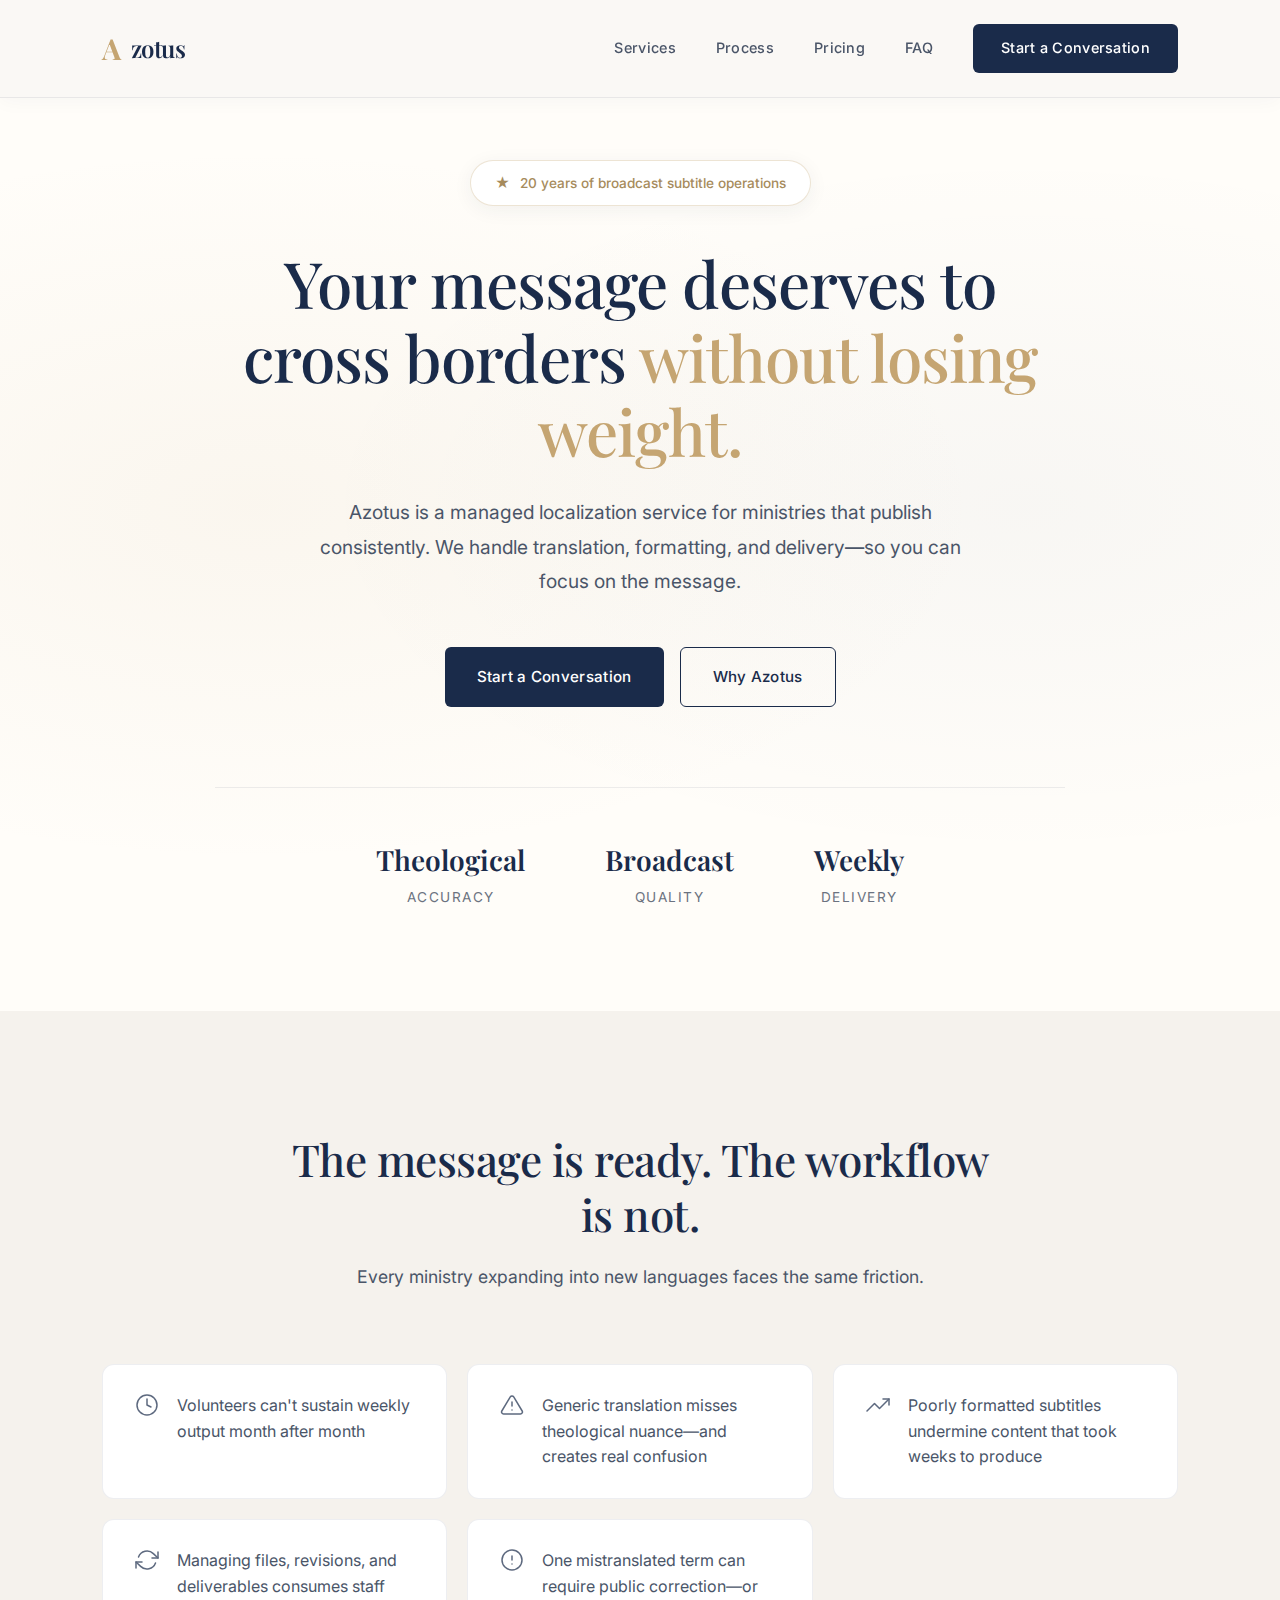
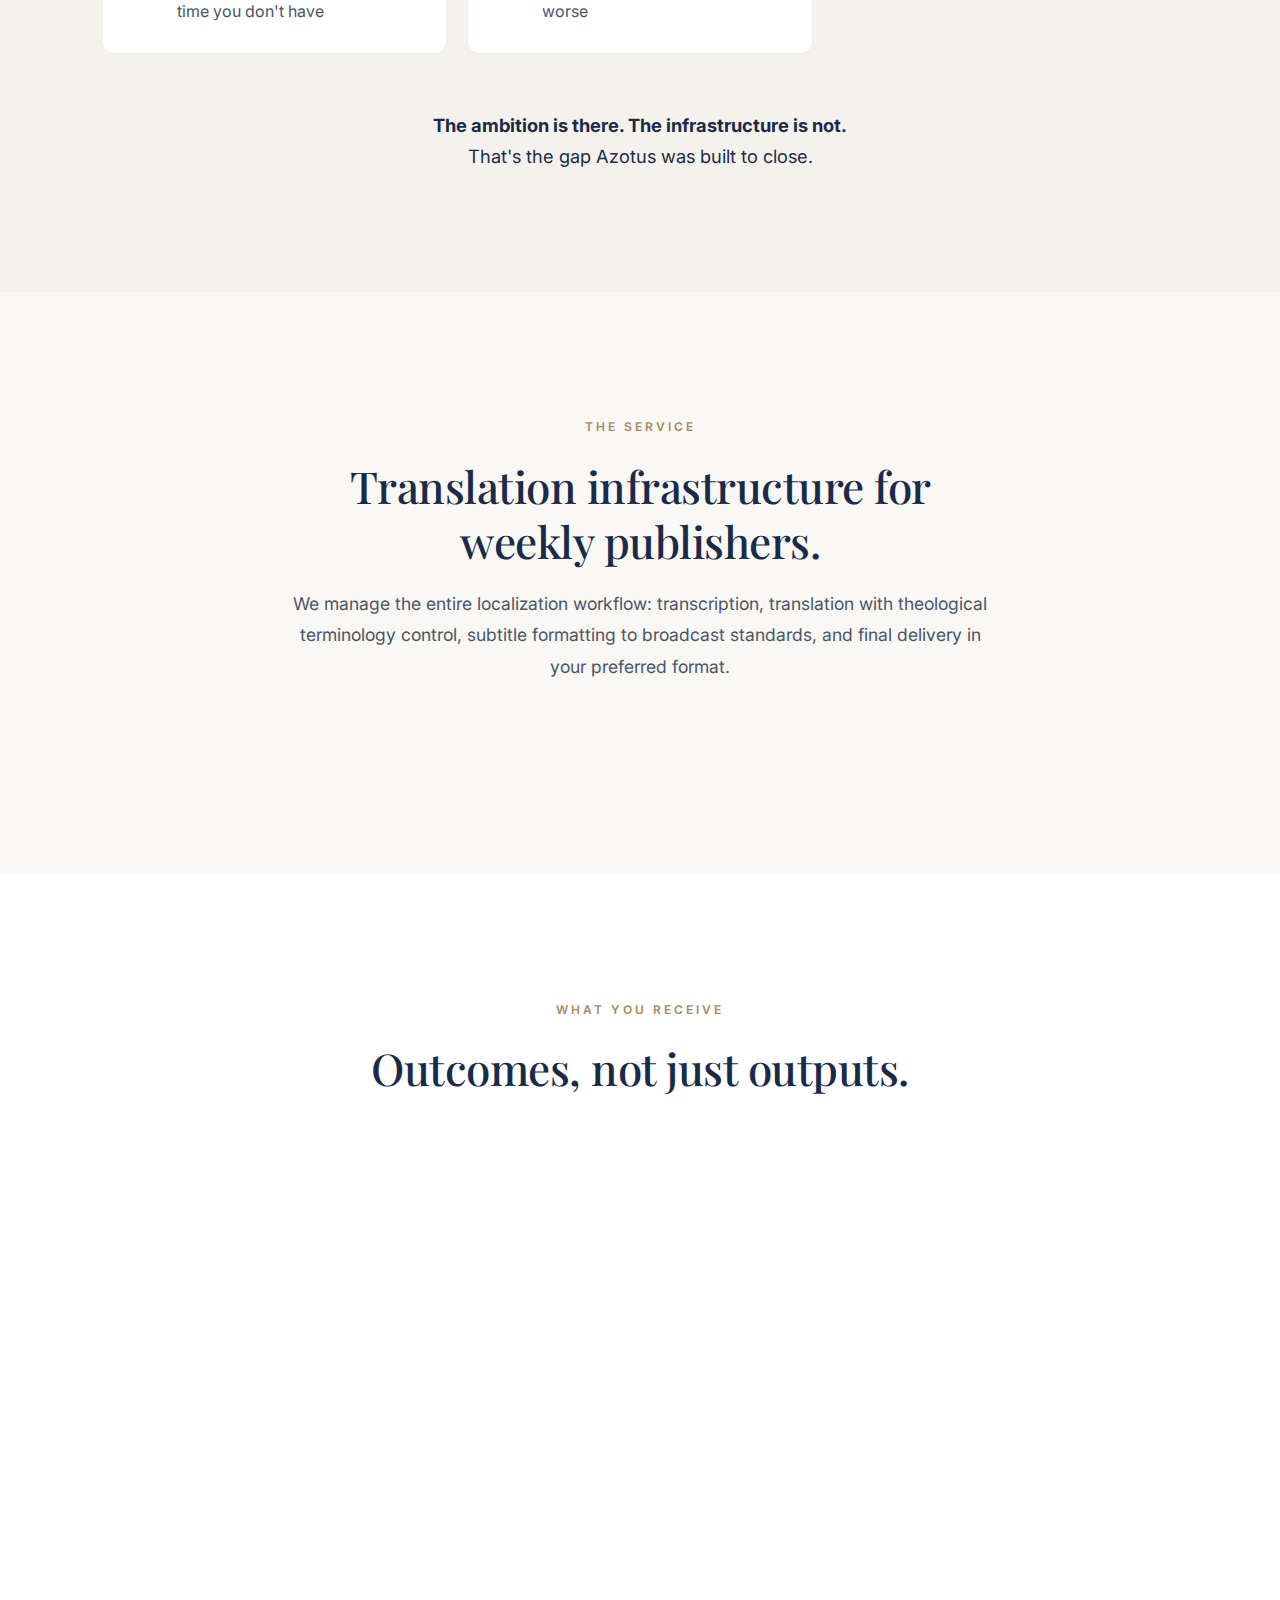
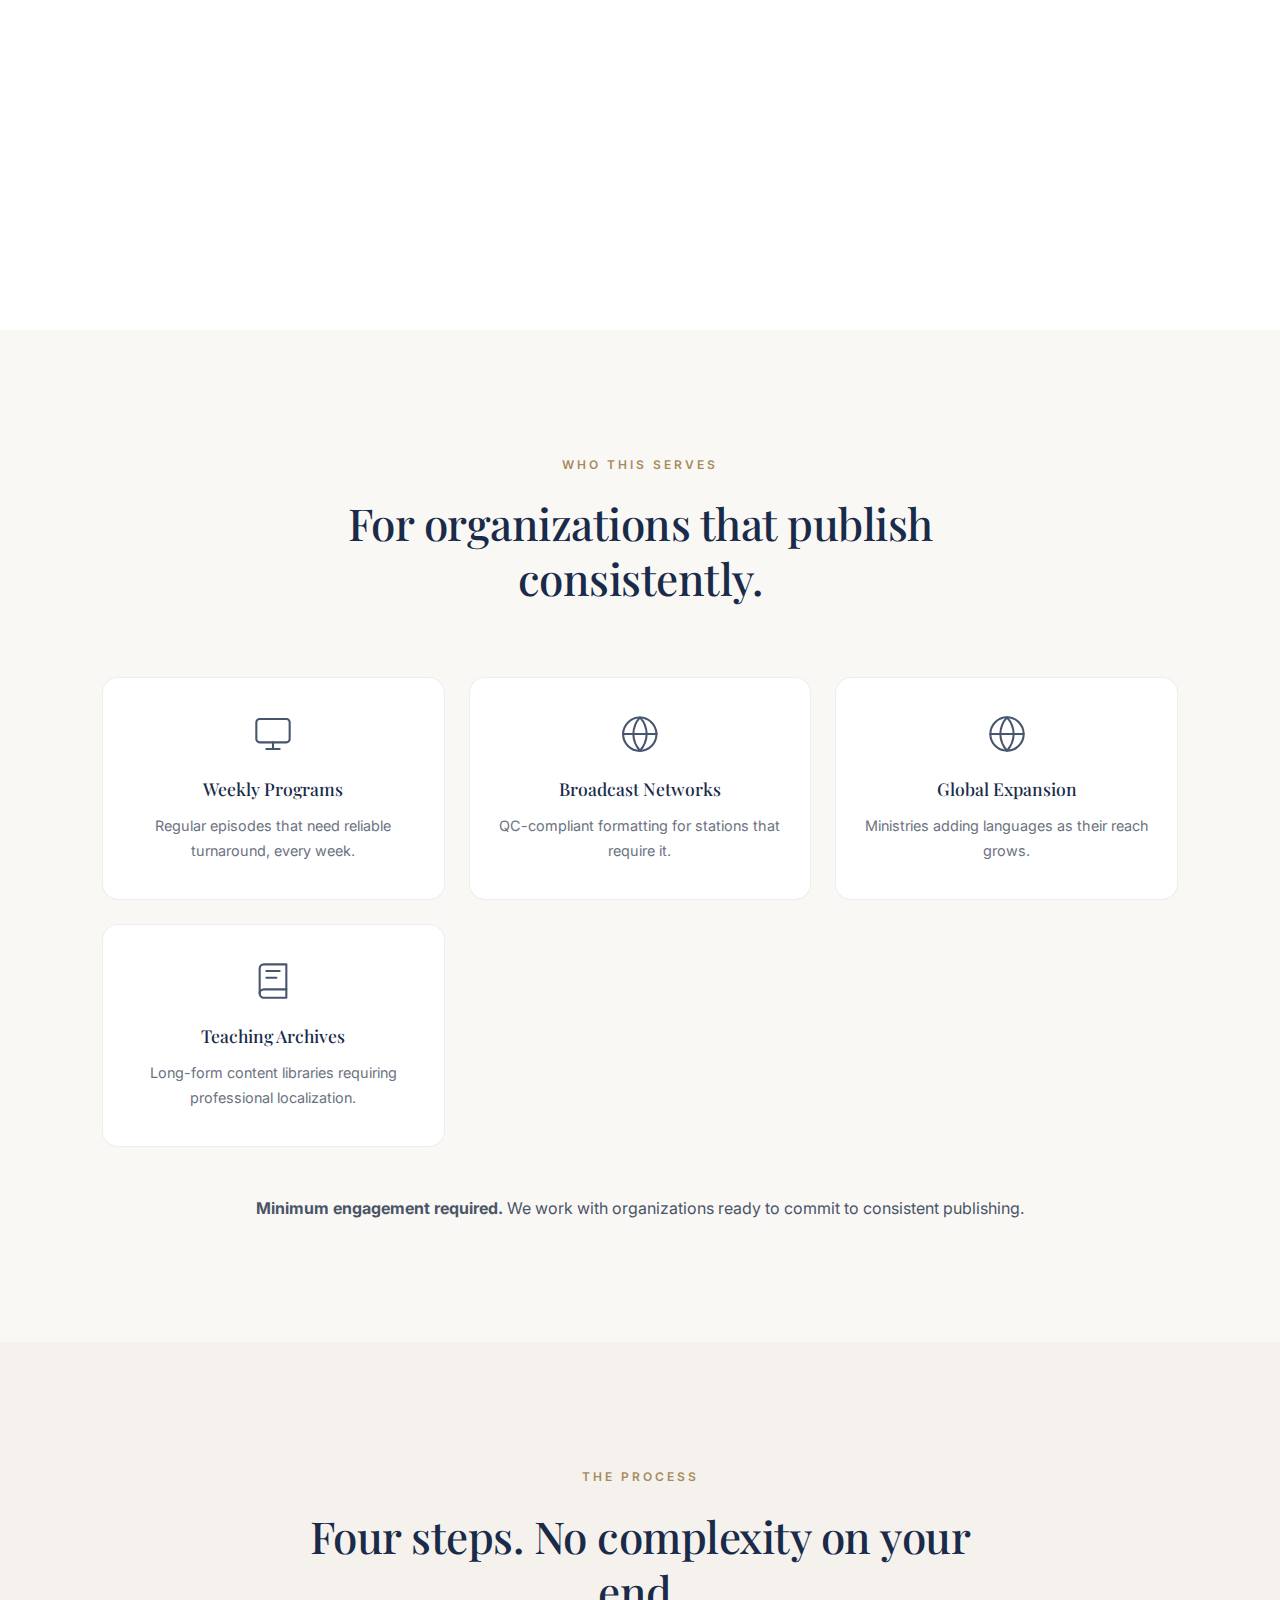
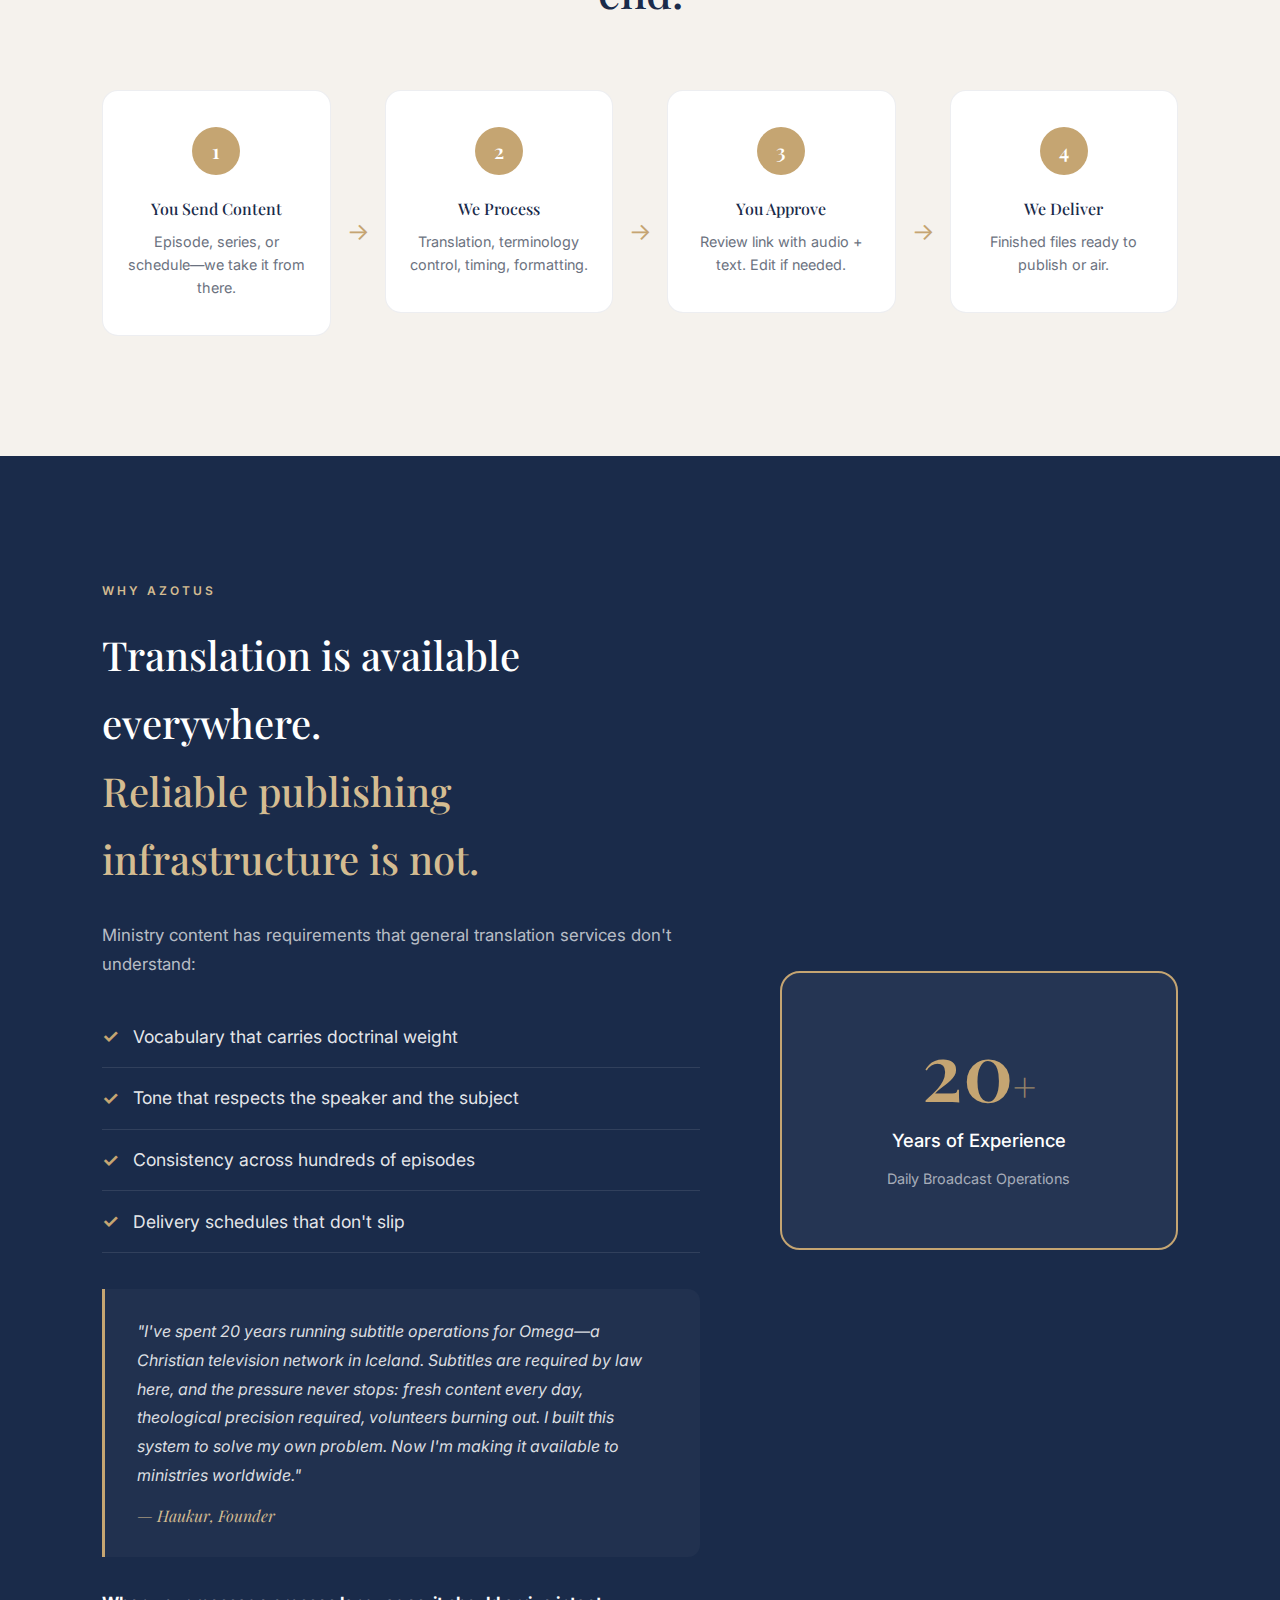
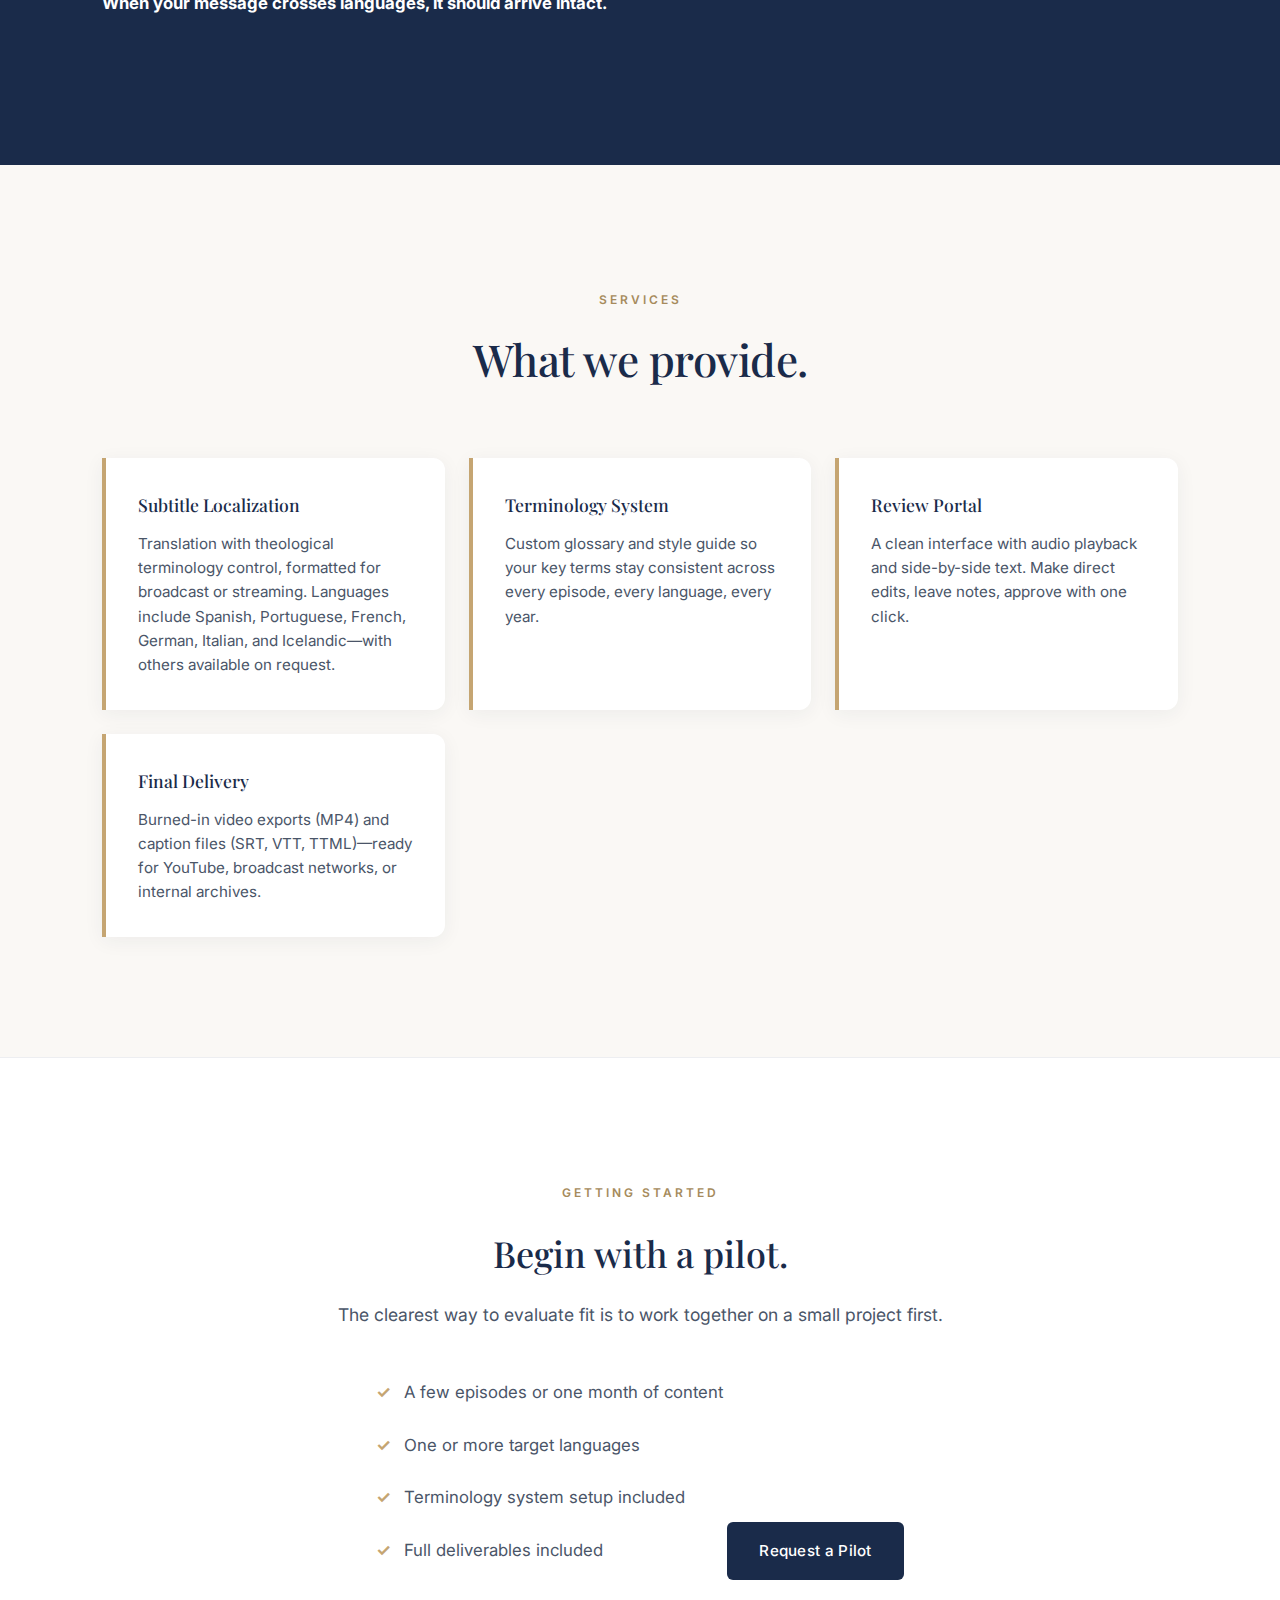
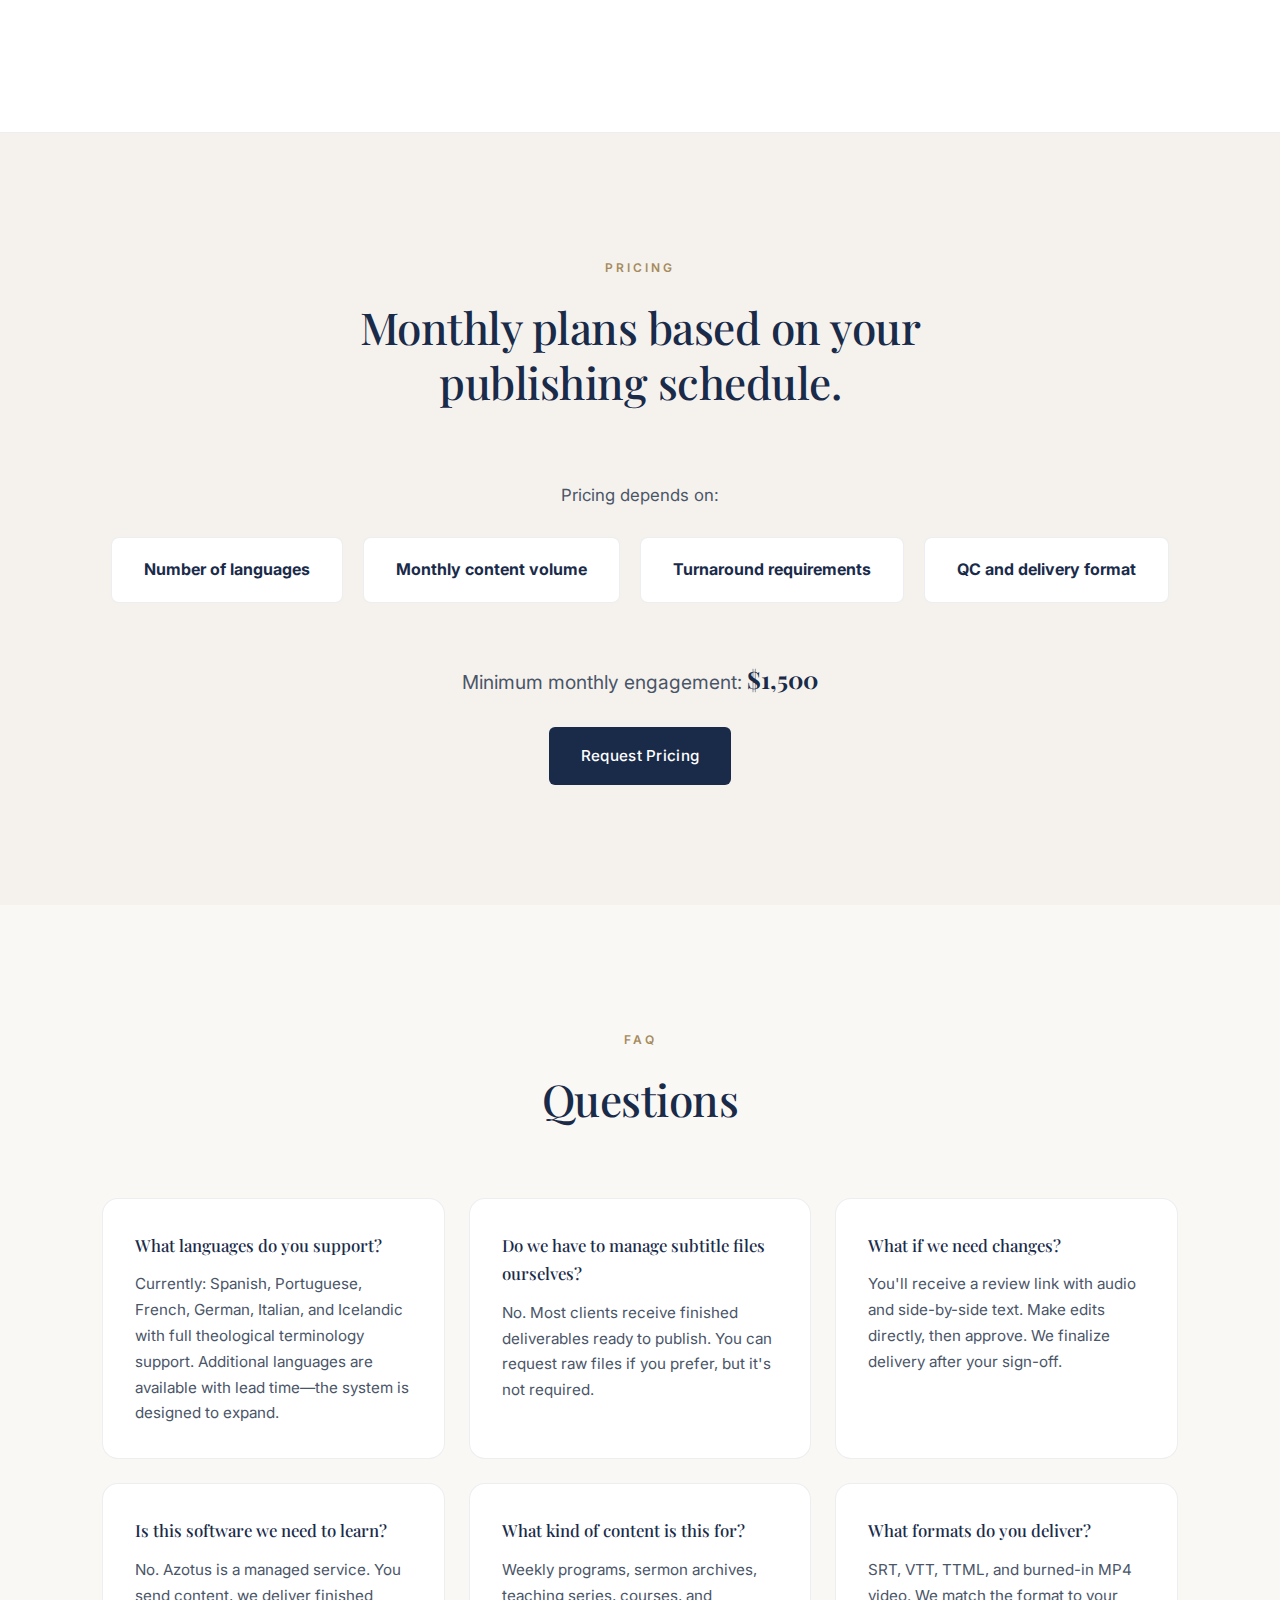
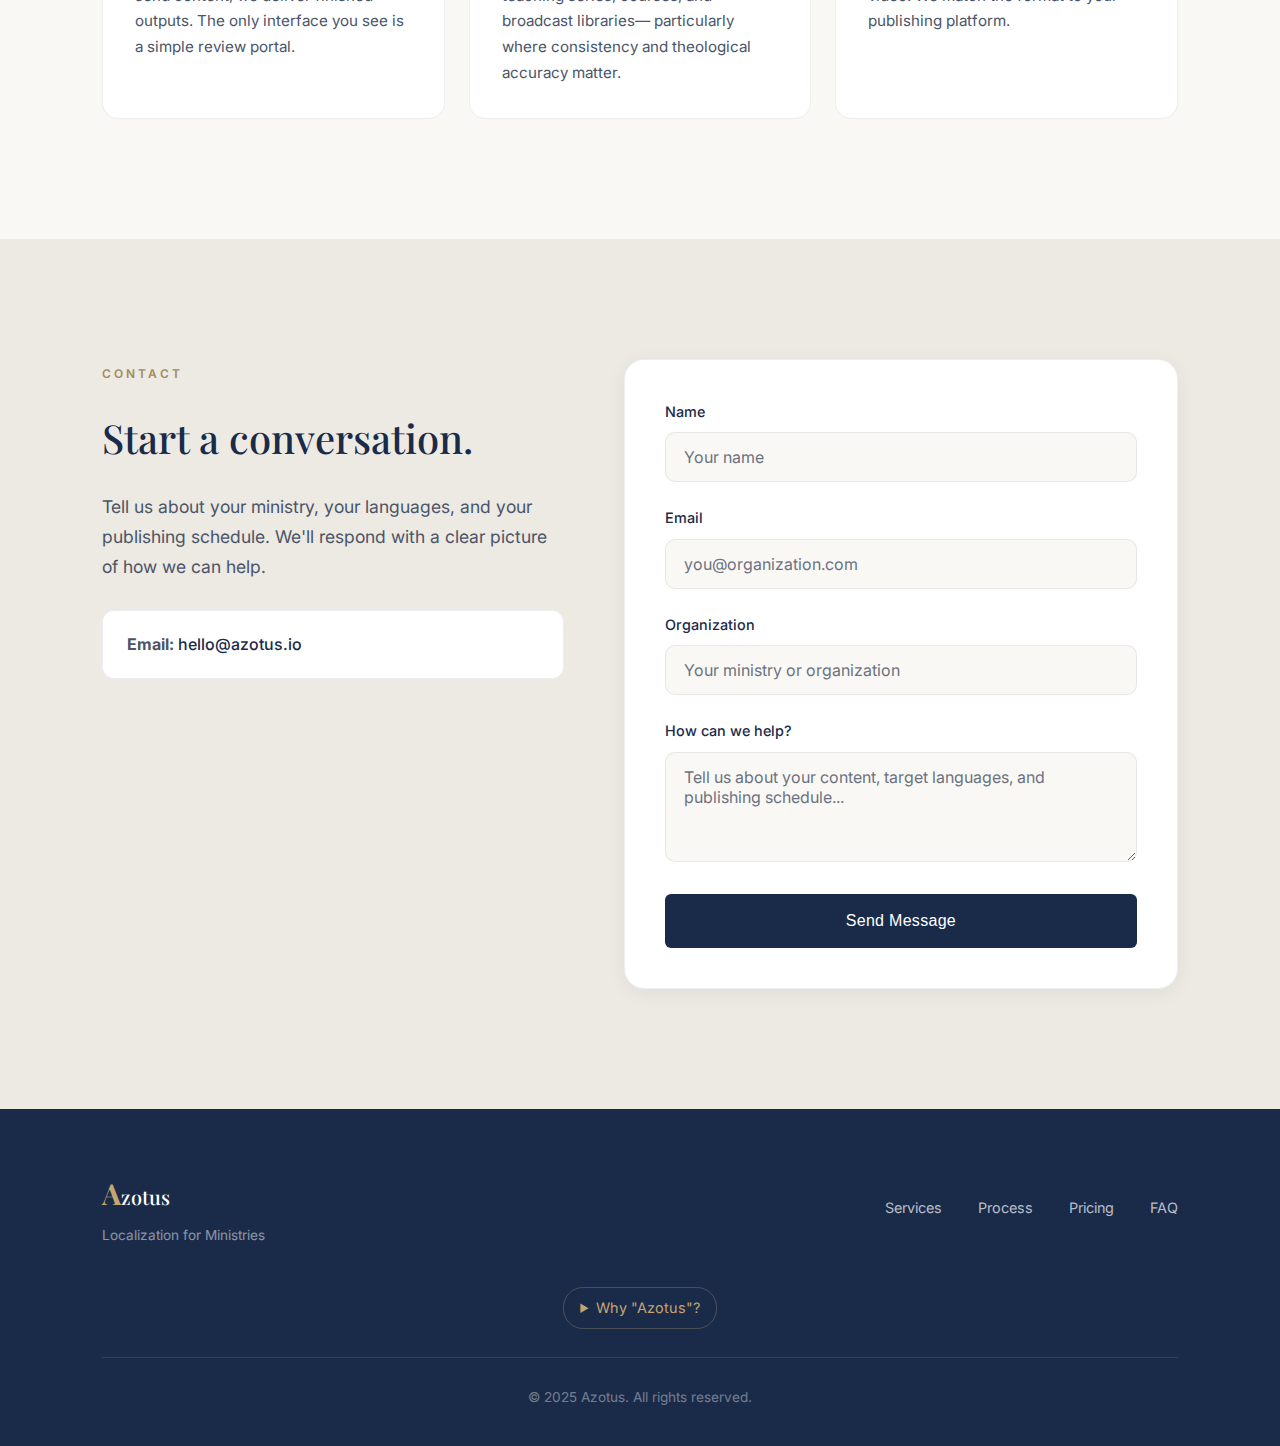
<file: marketing-site/index.html>
<!DOCTYPE html>
<html lang="en">

<head>
    <meta charset="UTF-8">
    <meta name="viewport" content="width=device-width, initial-scale=1.0">

    <!-- Primary Meta Tags -->
    <title>Azotus | Localization for Ministries</title>
    <meta name="title" content="Azotus | Localization for Ministries">
    <meta name="description"
        content="Broadcast-ready subtitles with theological accuracy. A managed localization service for ministries that publish consistently.">
    <meta name="keywords"
        content="ministry localization, subtitle translation, Christian broadcasting, faith media, sermon subtitles, broadcast subtitles">
    <meta name="author" content="Azotus">
    <link rel="canonical" href="https://azotus.io/">

    <!-- Open Graph / Facebook -->
    <meta property="og:type" content="website">
    <meta property="og:url" content="https://azotus.io/">
    <meta property="og:title" content="Azotus | Localization for Ministries">
    <meta property="og:description"
        content="Broadcast-ready subtitles with theological accuracy. A managed localization service for ministries that publish consistently.">
    <meta property="og:image" content="https://azotus.io/og-image.png">
    <meta property="og:site_name" content="Azotus">

    <!-- Twitter -->
    <meta property="twitter:card" content="summary_large_image">
    <meta property="twitter:url" content="https://azotus.io/">
    <meta property="twitter:title" content="Azotus | Localization for Ministries">
    <meta property="twitter:description"
        content="Broadcast-ready subtitles with theological accuracy. A managed localization service for ministries that publish consistently.">
    <meta property="twitter:image" content="https://azotus.io/og-image.png">

    <!-- Favicon -->
    <link rel="icon" type="image/svg+xml"
        href="data:image/svg+xml,<svg xmlns='http://www.w3.org/2000/svg' viewBox='0 0 100 100'><text y='.9em' font-size='90'>🅰</text></svg>">

    <!-- Stylesheets -->
    <link rel="stylesheet" href="css/styles.css">
    <link rel="preconnect" href="https://fonts.googleapis.com">
    <link rel="preconnect" href="https://fonts.gstatic.com" crossorigin>
    <link
        href="https://fonts.googleapis.com/css2?family=Playfair+Display:wght@400;500;600;700&family=Inter:wght@300;400;500;600;700&display=swap"
        rel="stylesheet">

    <!-- Structured Data -->
    <script type="application/ld+json">
    {
        "@context": "https://schema.org",
        "@type": "ProfessionalService",
        "name": "Azotus",
        "description": "Managed localization service providing broadcast-ready subtitles with theological accuracy for ministries worldwide.",
        "url": "https://azotus.io",
        "logo": "https://azotus.io/logo.png",
        "sameAs": [],
        "address": {
            "@type": "PostalAddress",
            "addressCountry": "IS"
        },
        "priceRange": "$$",
        "serviceType": ["Subtitle Translation", "Media Localization", "Broadcast Services"],
        "areaServed": "Worldwide"
    }
    </script>
</head>

<body>
    <!-- Navigation -->
    <nav class="navbar">
        <div class="nav-container">
            <a href="#" class="nav-logo">
                <span class="logo-azotus">A</span>zotus
            </a>
            <div class="nav-links">
                <a href="#solution">Services</a>
                <a href="#how-it-works">Process</a>
                <a href="#pricing">Pricing</a>
                <a href="#faq">FAQ</a>
                <a href="#contact" class="nav-cta">Start a Conversation</a>
            </div>
        </div>
    </nav>

    <!-- Hero Section -->
    <section class="hero">
        <div class="hero-content">
            <div class="hero-badge">
                <span class="badge-icon">★</span>
                <span>20 years of broadcast subtitle operations</span>
            </div>
            <h1>Your message deserves to cross borders <span class="gradient-text">without losing weight.</span></h1>
            <p class="hero-subtitle">
                Azotus is a managed localization service for ministries that publish consistently.
                We handle translation, formatting, and delivery—so you can focus on the message.
            </p>
            <div class="hero-buttons">
                <a href="#contact" class="btn btn-primary">Start a Conversation</a>
                <a href="#why-us" class="btn btn-secondary">Why Azotus</a>
            </div>
            <div class="hero-stats">
                <div class="stat">
                    <span class="stat-number">Theological</span>
                    <span class="stat-label">Accuracy</span>
                </div>
                <div class="stat">
                    <span class="stat-number">Broadcast</span>
                    <span class="stat-label">Quality</span>
                </div>
                <div class="stat">
                    <span class="stat-number">Weekly</span>
                    <span class="stat-label">Delivery</span>
                </div>
            </div>
        </div>
    </section>

    <!-- Pain Section -->
    <section class="pain-section" id="problem">
        <div class="container">
            <div class="section-header">
                <h2>The message is ready. The workflow is not.</h2>
                <p class="section-subtitle">Every ministry expanding into new languages faces the same friction.</p>
            </div>
            <div class="pain-grid">
                <div class="pain-card">
                    <div class="pain-icon">
                        <svg width="24" height="24" viewBox="0 0 24 24" fill="none" stroke="currentColor"
                            stroke-width="1.5" stroke-linecap="round" stroke-linejoin="round">
                            <circle cx="12" cy="12" r="10" />
                            <polyline points="12,6 12,12 16,14" />
                        </svg>
                    </div>
                    <p>Volunteers can't sustain weekly output month after month</p>
                </div>
                <div class="pain-card">
                    <div class="pain-icon">
                        <svg width="24" height="24" viewBox="0 0 24 24" fill="none" stroke="currentColor"
                            stroke-width="1.5" stroke-linecap="round" stroke-linejoin="round">
                            <path
                                d="M10.29 3.86L1.82 18a2 2 0 001.71 3h16.94a2 2 0 001.71-3L13.71 3.86a2 2 0 00-3.42 0z" />
                            <line x1="12" y1="9" x2="12" y2="13" />
                            <line x1="12" y1="17" x2="12.01" y2="17" />
                        </svg>
                    </div>
                    <p>Generic translation misses theological nuance—and creates real confusion</p>
                </div>
                <div class="pain-card">
                    <div class="pain-icon">
                        <svg width="24" height="24" viewBox="0 0 24 24" fill="none" stroke="currentColor"
                            stroke-width="1.5" stroke-linecap="round" stroke-linejoin="round">
                            <polyline points="23,6 13.5,15.5 8.5,10.5 1,18" />
                            <polyline points="17,6 23,6 23,12" />
                        </svg>
                    </div>
                    <p>Poorly formatted subtitles undermine content that took weeks to produce</p>
                </div>
                <div class="pain-card">
                    <div class="pain-icon">
                        <svg width="24" height="24" viewBox="0 0 24 24" fill="none" stroke="currentColor"
                            stroke-width="1.5" stroke-linecap="round" stroke-linejoin="round">
                            <polyline points="23,4 23,10 17,10" />
                            <polyline points="1,20 1,14 7,14" />
                            <path d="M3.51 9a9 9 0 0114.85-3.36L23 10M1 14l4.64 4.36A9 9 0 0020.49 15" />
                        </svg>
                    </div>
                    <p>Managing files, revisions, and deliverables consumes staff time you don't have</p>
                </div>
                <div class="pain-card">
                    <div class="pain-icon">
                        <svg width="24" height="24" viewBox="0 0 24 24" fill="none" stroke="currentColor"
                            stroke-width="1.5" stroke-linecap="round" stroke-linejoin="round">
                            <circle cx="12" cy="12" r="10" />
                            <line x1="12" y1="8" x2="12" y2="12" />
                            <line x1="12" y1="16" x2="12.01" y2="16" />
                        </svg>
                    </div>
                    <p>One mistranslated term can require public correction—or worse</p>
                </div>
            </div>
            <p class="pain-conclusion">
                <strong>The ambition is there. The infrastructure is not.</strong><br>
                That's the gap Azotus was built to close.
            </p>
        </div>
    </section>

    <!-- Solution Section -->
    <section class="solution-section" id="solution">
        <div class="container">
            <div class="section-header">
                <span class="section-tag">The Service</span>
                <h2>Translation infrastructure for weekly publishers.</h2>
                <p class="section-subtitle">
                    We manage the entire localization workflow: transcription, translation with theological
                    terminology control, subtitle formatting to broadcast standards, and final delivery
                    in your preferred format.
                </p>
            </div>
        </div>
    </section>

    <!-- Features Section -->
    <section class="features-section" id="features">
        <div class="container">
            <div class="section-header">
                <span class="section-tag">What You Receive</span>
                <h2>Outcomes, not just outputs.</h2>
            </div>
            <div class="features-grid">
                <div class="feature-card">
                    <div class="feature-icon">
                        <svg width="32" height="32" viewBox="0 0 24 24" fill="none" stroke="currentColor"
                            stroke-width="1.5">
                            <path d="M12 22s8-4 8-10V5l-8-3-8 3v7c0 6 8 10 8 10z" />
                            <path d="M9 12l2 2 4-4" />
                        </svg>
                    </div>
                    <h3>Theological Accuracy</h3>
                    <p>Glossary-controlled terminology ensures your vocabulary stays consistent—"sanctification"
                        is never rendered as "purification" by accident.</p>
                </div>
                <div class="feature-card">
                    <div class="feature-icon">
                        <svg width="32" height="32" viewBox="0 0 24 24" fill="none" stroke="currentColor"
                            stroke-width="1.5">
                            <rect x="2" y="3" width="20" height="14" rx="2" />
                            <path d="M8 21h8" />
                            <path d="M12 17v4" />
                            <path d="M7 8h2m-2 3h4" />
                        </svg>
                    </div>
                    <h3>Broadcast-Grade Formatting</h3>
                    <p>Line breaks, reading speed, and timing formatted to professional broadcast standards.
                        Your content looks as authoritative as it sounds.</p>
                </div>
                <div class="feature-card">
                    <div class="feature-icon">
                        <svg width="32" height="32" viewBox="0 0 24 24" fill="none" stroke="currentColor"
                            stroke-width="1.5">
                            <circle cx="12" cy="12" r="10" />
                            <path d="M12 6v6l4 2" />
                        </svg>
                    </div>
                    <h3>Simple Approval</h3>
                    <p>One review link with audio and side-by-side text. Make edits directly, then approve.
                        No complex file management required.</p>
                </div>
                <div class="feature-card">
                    <div class="feature-icon">
                        <svg width="32" height="32" viewBox="0 0 24 24" fill="none" stroke="currentColor"
                            stroke-width="1.5">
                            <path d="M21 15v4a2 2 0 01-2 2H5a2 2 0 01-2-2v-4" />
                            <polyline points="7,10 12,15 17,10" />
                            <line x1="12" y1="15" x2="12" y2="3" />
                        </svg>
                    </div>
                    <h3>Finished Deliverables</h3>
                    <p>Burned-in video, caption files (SRT, VTT, TTML), or both. Ready to upload,
                        broadcast, or archive.</p>
                </div>
            </div>
        </div>
    </section>

    <!-- Who It's For Section -->
    <section class="audience-section" id="audience">
        <div class="container">
            <div class="section-header">
                <span class="section-tag">Who This Serves</span>
                <h2>For organizations that publish consistently.</h2>
            </div>
            <div class="audience-grid">
                <div class="audience-card">
                    <div class="audience-icon">
                        <svg width="40" height="40" viewBox="0 0 24 24" fill="none" stroke="currentColor"
                            stroke-width="1.25" stroke-linecap="round" stroke-linejoin="round">
                            <rect x="2" y="3" width="20" height="14" rx="2" ry="2" />
                            <line x1="8" y1="21" x2="16" y2="21" />
                            <line x1="12" y1="17" x2="12" y2="21" />
                        </svg>
                    </div>
                    <h4>Weekly Programs</h4>
                    <p>Regular episodes that need reliable turnaround, every week.</p>
                </div>
                <div class="audience-card">
                    <div class="audience-icon">
                        <svg width="40" height="40" viewBox="0 0 24 24" fill="none" stroke="currentColor"
                            stroke-width="1.25" stroke-linecap="round" stroke-linejoin="round">
                            <path d="M4.93 4.93A10 10 0 1019.07 19.07 10 10 0 004.93 4.93z" />
                            <path d="M2 12h20" />
                            <path
                                d="M12 2a15.3 15.3 0 014 10 15.3 15.3 0 01-4 10 15.3 15.3 0 01-4-10 15.3 15.3 0 014-10z" />
                        </svg>
                    </div>
                    <h4>Broadcast Networks</h4>
                    <p>QC-compliant formatting for stations that require it.</p>
                </div>
                <div class="audience-card">
                    <div class="audience-icon">
                        <svg width="40" height="40" viewBox="0 0 24 24" fill="none" stroke="currentColor"
                            stroke-width="1.25" stroke-linecap="round" stroke-linejoin="round">
                            <circle cx="12" cy="12" r="10" />
                            <path d="M2 12h20" />
                            <path
                                d="M12 2a15.3 15.3 0 014 10 15.3 15.3 0 01-4 10 15.3 15.3 0 01-4-10 15.3 15.3 0 014-10z" />
                        </svg>
                    </div>
                    <h4>Global Expansion</h4>
                    <p>Ministries adding languages as their reach grows.</p>
                </div>
                <div class="audience-card">
                    <div class="audience-icon">
                        <svg width="40" height="40" viewBox="0 0 24 24" fill="none" stroke="currentColor"
                            stroke-width="1.25" stroke-linecap="round" stroke-linejoin="round">
                            <path d="M4 19.5A2.5 2.5 0 016.5 17H20" />
                            <path d="M6.5 2H20v20H6.5A2.5 2.5 0 014 19.5v-15A2.5 2.5 0 016.5 2z" />
                            <line x1="8" y1="6" x2="16" y2="6" />
                            <line x1="8" y1="10" x2="14" y2="10" />
                        </svg>
                    </div>
                    <h4>Teaching Archives</h4>
                    <p>Long-form content libraries requiring professional localization.</p>
                </div>
            </div>
            <p class="audience-note">
                <strong>Minimum engagement required.</strong> We work with organizations ready to commit to consistent
                publishing.
            </p>
        </div>
    </section>

    <!-- How It Works Section -->
    <section class="process-section" id="how-it-works">
        <div class="container">
            <div class="section-header">
                <span class="section-tag">The Process</span>
                <h2>Four steps. No complexity on your end.</h2>
            </div>
            <div class="process-grid">
                <div class="process-step">
                    <div class="step-number">1</div>
                    <h4>You Send Content</h4>
                    <p>Episode, series, or schedule—we take it from there.</p>
                </div>
                <div class="process-arrow">→</div>
                <div class="process-step">
                    <div class="step-number">2</div>
                    <h4>We Process</h4>
                    <p>Translation, terminology control, timing, formatting.</p>
                </div>
                <div class="process-arrow">→</div>
                <div class="process-step">
                    <div class="step-number">3</div>
                    <h4>You Approve</h4>
                    <p>Review link with audio + text. Edit if needed.</p>
                </div>
                <div class="process-arrow">→</div>
                <div class="process-step">
                    <div class="step-number">4</div>
                    <h4>We Deliver</h4>
                    <p>Finished files ready to publish or air.</p>
                </div>
            </div>
        </div>
    </section>

    <!-- Why Us Section -->
    <section class="why-section" id="why-us">
        <div class="container">
            <div class="why-content">
                <div class="why-text">
                    <span class="section-tag">Why Azotus</span>
                    <h2>Translation is available everywhere.<br><span class="gradient-text">Reliable publishing
                            infrastructure is not.</span>
                    </h2>
                    <p>Ministry content has requirements that general translation services don't understand:</p>
                    <ul class="why-list">
                        <li><span class="check">✓</span> Vocabulary that carries doctrinal weight</li>
                        <li><span class="check">✓</span> Tone that respects the speaker and the subject</li>
                        <li><span class="check">✓</span> Consistency across hundreds of episodes</li>
                        <li><span class="check">✓</span> Delivery schedules that don't slip</li>
                    </ul>
                    <div class="origin-story">
                        <p class="origin-text">
                            <em>"I've spent 20 years running subtitle operations for Omega—a Christian television
                                network in Iceland. Subtitles are required by law here, and the pressure never stops:
                                fresh content every day, theological precision required, volunteers burning out.
                                I built this system to solve my own problem. Now I'm making it available to
                                ministries worldwide."</em>
                        </p>
                        <p class="origin-signature">— Haukur, Founder</p>
                    </div>
                    <p class="why-conclusion"><strong>When your message crosses languages, it should arrive
                            intact.</strong></p>
                </div>
                <div class="why-proof">
                    <div class="proof-card">
                        <div class="proof-rating">20<span>+</span></div>
                        <p>Years of Experience</p>
                        <span class="proof-label">Daily Broadcast Operations</span>
                    </div>
                </div>
            </div>
        </div>
    </section>

    <!-- Services Section -->
    <section class="services-section" id="services">
        <div class="container">
            <div class="section-header">
                <span class="section-tag">Services</span>
                <h2>What we provide.</h2>
            </div>
            <div class="services-grid">
                <div class="service-card">
                    <h4>Subtitle Localization</h4>
                    <p>Translation with theological terminology control, formatted for broadcast or streaming.
                        Languages include Spanish, Portuguese, French, German, Italian, and Icelandic—with others
                        available on request.</p>
                </div>
                <div class="service-card">
                    <h4>Terminology System</h4>
                    <p>Custom glossary and style guide so your key terms stay consistent across every episode,
                        every language, every year.</p>
                </div>
                <div class="service-card">
                    <h4>Review Portal</h4>
                    <p>A clean interface with audio playback and side-by-side text. Make direct edits,
                        leave notes, approve with one click.</p>
                </div>
                <div class="service-card">
                    <h4>Final Delivery</h4>
                    <p>Burned-in video exports (MP4) and caption files (SRT, VTT, TTML)—ready for
                        YouTube, broadcast networks, or internal archives.</p>
                </div>
            </div>
        </div>
    </section>

    <!-- Pilot Section -->
    <section class="pilot-section" id="pilot">
        <div class="container">
            <div class="pilot-content">
                <div class="pilot-text">
                    <span class="section-tag">Getting Started</span>
                    <h2>Begin with a pilot.</h2>
                    <p>The clearest way to evaluate fit is to work together on a small project first.</p>
                    <ul class="pilot-list">
                        <li>A few episodes or one month of content</li>
                        <li>One or more target languages</li>
                        <li>Terminology system setup included</li>
                        <li>Full deliverables included</li>
                    </ul>
                    <a href="#contact" class="btn btn-primary">Request a Pilot</a>
                </div>
            </div>
        </div>
    </section>

    <!-- Pricing Section -->
    <section class="pricing-section" id="pricing">
        <div class="container">
            <div class="section-header">
                <span class="section-tag">Pricing</span>
                <h2>Monthly plans based on your publishing schedule.</h2>
            </div>
            <div class="pricing-factors">
                <p>Pricing depends on:</p>
                <div class="factors-grid">
                    <div class="factor"><strong>Number of languages</strong></div>
                    <div class="factor"><strong>Monthly content volume</strong></div>
                    <div class="factor"><strong>Turnaround requirements</strong></div>
                    <div class="factor"><strong>QC and delivery format</strong></div>
                </div>
            </div>
            <div class="pricing-cta">
                <p class="pricing-note">Minimum monthly engagement: <strong>$1,500</strong></p>
                <a href="#contact" class="btn btn-primary">Request Pricing</a>
            </div>
        </div>
    </section>

    <!-- FAQ Section -->
    <section class="faq-section" id="faq">
        <div class="container">
            <div class="section-header">
                <span class="section-tag">FAQ</span>
                <h2>Questions</h2>
            </div>
            <div class="faq-grid">
                <div class="faq-item">
                    <h4>What languages do you support?</h4>
                    <p>Currently: Spanish, Portuguese, French, German, Italian, and Icelandic with full
                        theological terminology support. Additional languages are available with lead time—the
                        system is designed to expand.</p>
                </div>
                <div class="faq-item">
                    <h4>Do we have to manage subtitle files ourselves?</h4>
                    <p>No. Most clients receive finished deliverables ready to publish. You can request
                        raw files if you prefer, but it's not required.</p>
                </div>
                <div class="faq-item">
                    <h4>What if we need changes?</h4>
                    <p>You'll receive a review link with audio and side-by-side text. Make edits directly,
                        then approve. We finalize delivery after your sign-off.</p>
                </div>
                <div class="faq-item">
                    <h4>Is this software we need to learn?</h4>
                    <p>No. Azotus is a managed service. You send content, we deliver finished outputs.
                        The only interface you see is a simple review portal.</p>
                </div>
                <div class="faq-item">
                    <h4>What kind of content is this for?</h4>
                    <p>Weekly programs, sermon archives, teaching series, courses, and broadcast libraries—
                        particularly where consistency and theological accuracy matter.</p>
                </div>
                <div class="faq-item">
                    <h4>What formats do you deliver?</h4>
                    <p>SRT, VTT, TTML, and burned-in MP4 video. We match the format to your
                        publishing platform.</p>
                </div>
            </div>
        </div>
    </section>

    <!-- Contact Section -->
    <section class="contact-section" id="contact">
        <div class="container">
            <div class="contact-content">
                <div class="contact-text">
                    <span class="section-tag">Contact</span>
                    <h2>Start a conversation.</h2>
                    <p>Tell us about your ministry, your languages, and your publishing schedule.
                        We'll respond with a clear picture of how we can help.</p>
                    <div class="contact-info">
                        <p><strong>Email:</strong> <a href="mailto:hello@azotus.io">hello@azotus.io</a></p>
                    </div>
                </div>
                <div class="contact-form-container">
                    <form class="contact-form" action="https://formspree.io/f/xkonobae" method="POST">
                        <input type="hidden" name="_next" value="https://azotus.io/thanks.html">
                        <div class="form-group">
                            <label for="name">Name</label>
                            <input type="text" id="name" name="name" required placeholder="Your name">
                        </div>
                        <div class="form-group">
                            <label for="email">Email</label>
                            <input type="email" id="email" name="email" required placeholder="you@organization.com">
                        </div>
                        <div class="form-group">
                            <label for="organization">Organization</label>
                            <input type="text" id="organization" name="organization"
                                placeholder="Your ministry or organization">
                        </div>
                        <div class="form-group">
                            <label for="message">How can we help?</label>
                            <textarea id="message" name="message" rows="4"
                                placeholder="Tell us about your content, target languages, and publishing schedule..."></textarea>
                        </div>
                        <button type="submit" class="btn btn-primary btn-large">Send Message</button>
                    </form>
                </div>
            </div>
        </div>
    </section>

    <!-- Footer -->
    <footer class="footer">
        <div class="container">
            <div class="footer-content">
                <div class="footer-brand">
                    <span class="logo-azotus">A</span>zotus
                    <p>Localization for Ministries</p>
                </div>
                <div class="footer-links">
                    <a href="#solution">Services</a>
                    <a href="#how-it-works">Process</a>
                    <a href="#pricing">Pricing</a>
                    <a href="#faq">FAQ</a>
                </div>
            </div>
            <div class="why-name">
                <details>
                    <summary>Why "Azotus"?</summary>
                    <p>In Acts 8, Philip crossed language and cultural barriers to help the Ethiopian official
                        understand Scripture. After that encounter, the Spirit carried Philip to
                        <strong>Azotus</strong>, where he continued spreading the message. Like Philip, we help
                        ministries cross language barriers—so the message can reach further.
                    </p>
                </details>
            </div>
            <div class="footer-bottom">
                <p>&copy; 2025 Azotus. All rights reserved.</p>
            </div>
        </div>
    </footer>

    <script src="js/main.js"></script>
</body>

</html>
</file>
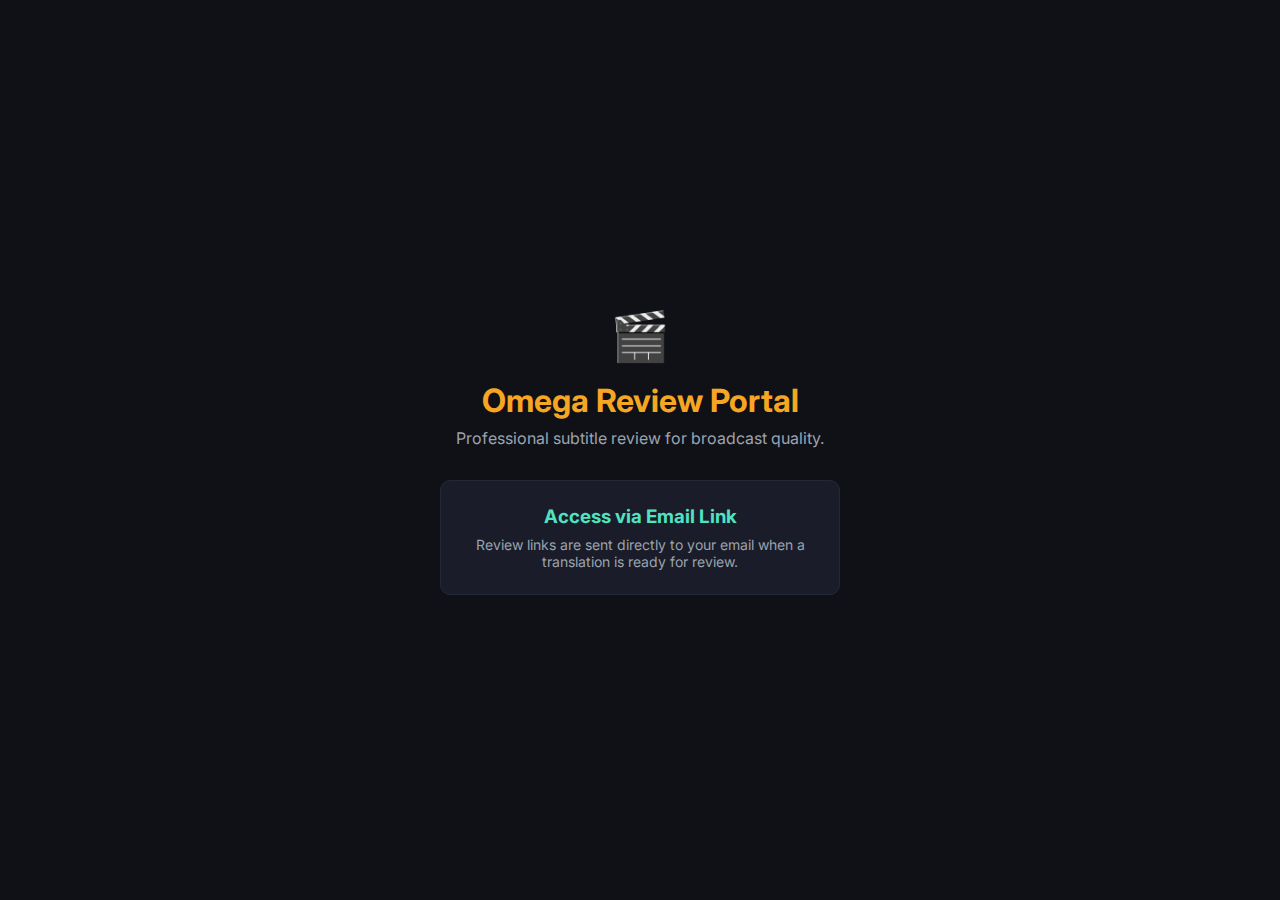
<file: cloud/review_portal/templates/index.html>
<!DOCTYPE html>
<html lang="en">

<head>
    <meta charset="UTF-8">
    <meta name="viewport" content="width=device-width, initial-scale=1.0">
    <title>Omega Review Portal</title>
    <link rel="preconnect" href="https://fonts.googleapis.com">
    <link href="https://fonts.googleapis.com/css2?family=Inter:wght@400;500;600;700&display=swap" rel="stylesheet">
    <style>
        * {
            margin: 0;
            padding: 0;
            box-sizing: border-box;
        }

        body {
            font-family: 'Inter', sans-serif;
            background: #0f1117;
            color: #e8e8e8;
            min-height: 100vh;
            display: flex;
            align-items: center;
            justify-content: center;
        }

        .container {
            text-align: center;
            padding: 2rem;
        }

        .logo {
            font-size: 3rem;
            margin-bottom: 1rem;
        }

        h1 {
            font-size: 2rem;
            color: #f5a623;
            margin-bottom: 0.5rem;
        }

        p {
            color: #9ca3af;
            margin-bottom: 2rem;
        }

        .notice {
            background: #1a1d29;
            padding: 1.5rem;
            border-radius: 10px;
            border: 1px solid #252836;
            max-width: 400px;
        }

        .notice h3 {
            color: #50e3c2;
            margin-bottom: 0.5rem;
        }

        .notice p {
            font-size: 0.875rem;
            margin-bottom: 0;
        }
    </style>
</head>

<body>
    <div class="container">
        <div class="logo">🎬</div>
        <h1>Omega Review Portal</h1>
        <p>Professional subtitle review for broadcast quality.</p>

        <div class="notice">
            <h3>Access via Email Link</h3>
            <p>Review links are sent directly to your email when a translation is ready for review.</p>
        </div>
    </div>
</body>

</html>
</file>
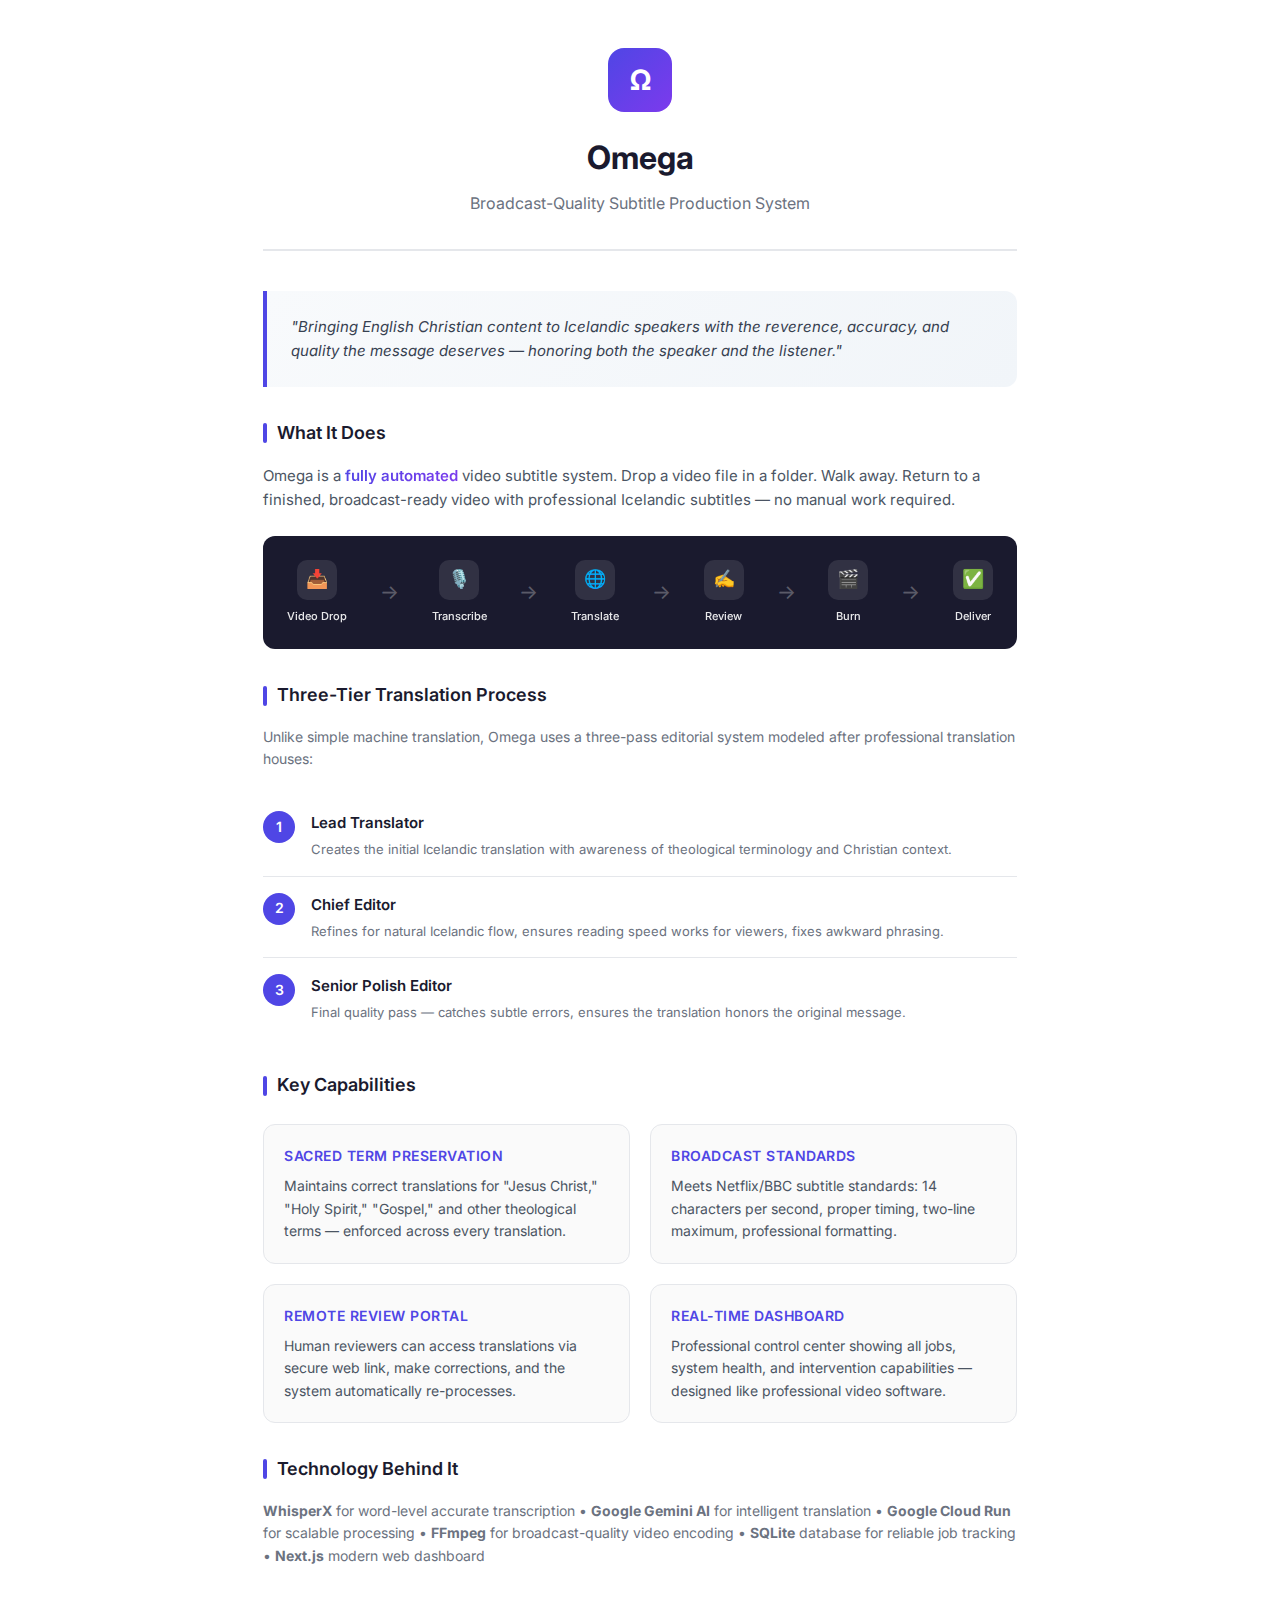
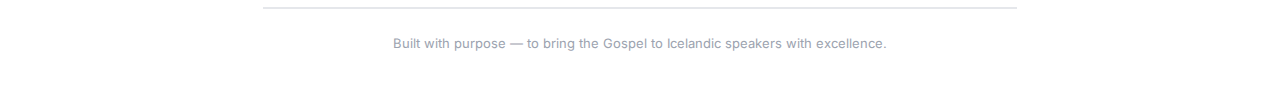
<file: omega_overview.html>
<!DOCTYPE html>
<html lang="en">

<head>
    <meta charset="UTF-8">
    <meta name="viewport" content="width=device-width, initial-scale=1.0">
    <title>Omega — Subtitle Production System</title>
    <style>
        @import url('https://fonts.googleapis.com/css2?family=Inter:wght@400;500;600;700&display=swap');

        * {
            margin: 0;
            padding: 0;
            box-sizing: border-box;
        }

        body {
            font-family: 'Inter', -apple-system, sans-serif;
            background: #fff;
            color: #1a1a2e;
            line-height: 1.6;
            padding: 48px;
            max-width: 850px;
            margin: 0 auto;
        }

        .header {
            text-align: center;
            margin-bottom: 40px;
            padding-bottom: 32px;
            border-bottom: 2px solid #e5e7eb;
        }

        .logo {
            width: 64px;
            height: 64px;
            background: linear-gradient(135deg, #4f46e5 0%, #7c3aed 100%);
            border-radius: 16px;
            display: flex;
            align-items: center;
            justify-content: center;
            margin: 0 auto 20px;
            font-size: 28px;
            color: white;
            font-weight: 700;
        }

        h1 {
            font-size: 32px;
            font-weight: 700;
            color: #1a1a2e;
            margin-bottom: 8px;
        }

        .tagline {
            font-size: 16px;
            color: #6b7280;
            font-weight: 400;
        }

        .mission {
            background: linear-gradient(135deg, #f8fafc 0%, #f1f5f9 100%);
            border-left: 4px solid #4f46e5;
            padding: 24px;
            margin: 32px 0;
            border-radius: 0 12px 12px 0;
        }

        .mission p {
            font-size: 15px;
            color: #374151;
            font-style: italic;
        }

        h2 {
            font-size: 18px;
            font-weight: 600;
            color: #1a1a2e;
            margin: 32px 0 16px;
            display: flex;
            align-items: center;
            gap: 10px;
        }

        h2::before {
            content: '';
            width: 4px;
            height: 20px;
            background: #4f46e5;
            border-radius: 2px;
        }

        .feature-grid {
            display: grid;
            grid-template-columns: 1fr 1fr;
            gap: 20px;
            margin: 24px 0;
        }

        .feature {
            background: #fafafa;
            border: 1px solid #e5e7eb;
            border-radius: 12px;
            padding: 20px;
        }

        .feature h3 {
            font-size: 14px;
            font-weight: 600;
            color: #4f46e5;
            margin-bottom: 8px;
            text-transform: uppercase;
            letter-spacing: 0.5px;
        }

        .feature p {
            font-size: 14px;
            color: #4b5563;
        }

        .pipeline {
            display: flex;
            justify-content: space-between;
            align-items: center;
            background: #1a1a2e;
            border-radius: 12px;
            padding: 24px;
            margin: 24px 0;
        }

        .pipeline-step {
            text-align: center;
            color: white;
        }

        .pipeline-step .icon {
            width: 40px;
            height: 40px;
            background: rgba(255, 255, 255, 0.1);
            border-radius: 10px;
            display: flex;
            align-items: center;
            justify-content: center;
            margin: 0 auto 8px;
            font-size: 18px;
        }

        .pipeline-step .label {
            font-size: 11px;
            font-weight: 500;
            opacity: 0.9;
        }

        .pipeline-arrow {
            color: rgba(255, 255, 255, 0.3);
            font-size: 20px;
        }

        .translation-tiers {
            margin: 24px 0;
        }

        .tier {
            display: flex;
            align-items: flex-start;
            gap: 16px;
            padding: 16px 0;
            border-bottom: 1px solid #e5e7eb;
        }

        .tier:last-child {
            border-bottom: none;
        }

        .tier-number {
            width: 32px;
            height: 32px;
            background: #4f46e5;
            color: white;
            border-radius: 50%;
            display: flex;
            align-items: center;
            justify-content: center;
            font-weight: 600;
            font-size: 14px;
            flex-shrink: 0;
        }

        .tier-content h4 {
            font-size: 15px;
            font-weight: 600;
            color: #1a1a2e;
            margin-bottom: 4px;
        }

        .tier-content p {
            font-size: 13px;
            color: #6b7280;
        }

        .footer {
            margin-top: 40px;
            padding-top: 24px;
            border-top: 2px solid #e5e7eb;
            text-align: center;
        }

        .footer p {
            font-size: 13px;
            color: #9ca3af;
        }

        .highlight {
            background: linear-gradient(135deg, #4f46e5 0%, #7c3aed 100%);
            -webkit-background-clip: text;
            -webkit-text-fill-color: transparent;
            font-weight: 600;
        }

        @media print {
            body {
                padding: 24px;
            }

            .pipeline {
                -webkit-print-color-adjust: exact;
                print-color-adjust: exact;
            }
        }
    </style>
</head>

<body>
    <div class="header">
        <div class="logo">Ω</div>
        <h1>Omega</h1>
        <p class="tagline">Broadcast-Quality Subtitle Production System</p>
    </div>

    <div class="mission">
        <p>"Bringing English Christian content to Icelandic speakers with the reverence, accuracy, and quality the
            message deserves — honoring both the speaker and the listener."</p>
    </div>

    <h2>What It Does</h2>
    <p style="font-size: 15px; color: #4b5563; margin-bottom: 20px;">
        Omega is a <span class="highlight">fully automated</span> video subtitle system. Drop a video file in a folder.
        Walk away.
        Return to a finished, broadcast-ready video with professional Icelandic subtitles — no manual work required.
    </p>

    <div class="pipeline">
        <div class="pipeline-step">
            <div class="icon">📥</div>
            <div class="label">Video Drop</div>
        </div>
        <div class="pipeline-arrow">→</div>
        <div class="pipeline-step">
            <div class="icon">🎙️</div>
            <div class="label">Transcribe</div>
        </div>
        <div class="pipeline-arrow">→</div>
        <div class="pipeline-step">
            <div class="icon">🌐</div>
            <div class="label">Translate</div>
        </div>
        <div class="pipeline-arrow">→</div>
        <div class="pipeline-step">
            <div class="icon">✍️</div>
            <div class="label">Review</div>
        </div>
        <div class="pipeline-arrow">→</div>
        <div class="pipeline-step">
            <div class="icon">🎬</div>
            <div class="label">Burn</div>
        </div>
        <div class="pipeline-arrow">→</div>
        <div class="pipeline-step">
            <div class="icon">✅</div>
            <div class="label">Deliver</div>
        </div>
    </div>

    <h2>Three-Tier Translation Process</h2>
    <p style="font-size: 14px; color: #6b7280; margin-bottom: 16px;">
        Unlike simple machine translation, Omega uses a three-pass editorial system modeled after professional
        translation houses:
    </p>

    <div class="translation-tiers">
        <div class="tier">
            <div class="tier-number">1</div>
            <div class="tier-content">
                <h4>Lead Translator</h4>
                <p>Creates the initial Icelandic translation with awareness of theological terminology and Christian
                    context.</p>
            </div>
        </div>
        <div class="tier">
            <div class="tier-number">2</div>
            <div class="tier-content">
                <h4>Chief Editor</h4>
                <p>Refines for natural Icelandic flow, ensures reading speed works for viewers, fixes awkward phrasing.
                </p>
            </div>
        </div>
        <div class="tier">
            <div class="tier-number">3</div>
            <div class="tier-content">
                <h4>Senior Polish Editor</h4>
                <p>Final quality pass — catches subtle errors, ensures the translation honors the original message.</p>
            </div>
        </div>
    </div>

    <h2>Key Capabilities</h2>
    <div class="feature-grid">
        <div class="feature">
            <h3>Sacred Term Preservation</h3>
            <p>Maintains correct translations for "Jesus Christ," "Holy Spirit," "Gospel," and other theological terms —
                enforced across every translation.</p>
        </div>
        <div class="feature">
            <h3>Broadcast Standards</h3>
            <p>Meets Netflix/BBC subtitle standards: 14 characters per second, proper timing, two-line maximum,
                professional formatting.</p>
        </div>
        <div class="feature">
            <h3>Remote Review Portal</h3>
            <p>Human reviewers can access translations via secure web link, make corrections, and the system
                automatically re-processes.</p>
        </div>
        <div class="feature">
            <h3>Real-Time Dashboard</h3>
            <p>Professional control center showing all jobs, system health, and intervention capabilities — designed
                like professional video software.</p>
        </div>
    </div>

    <h2>Technology Behind It</h2>
    <p style="font-size: 14px; color: #6b7280;">
        <strong>WhisperX</strong> for word-level accurate transcription • <strong>Google Gemini AI</strong> for
        intelligent translation •
        <strong>Google Cloud Run</strong> for scalable processing • <strong>FFmpeg</strong> for broadcast-quality video
        encoding •
        <strong>SQLite</strong> database for reliable job tracking • <strong>Next.js</strong> modern web dashboard
    </p>

    <div class="footer">
        <p>Built with purpose — to bring the Gospel to Icelandic speakers with excellence.</p>
    </div>
</body>

</html>
</file>
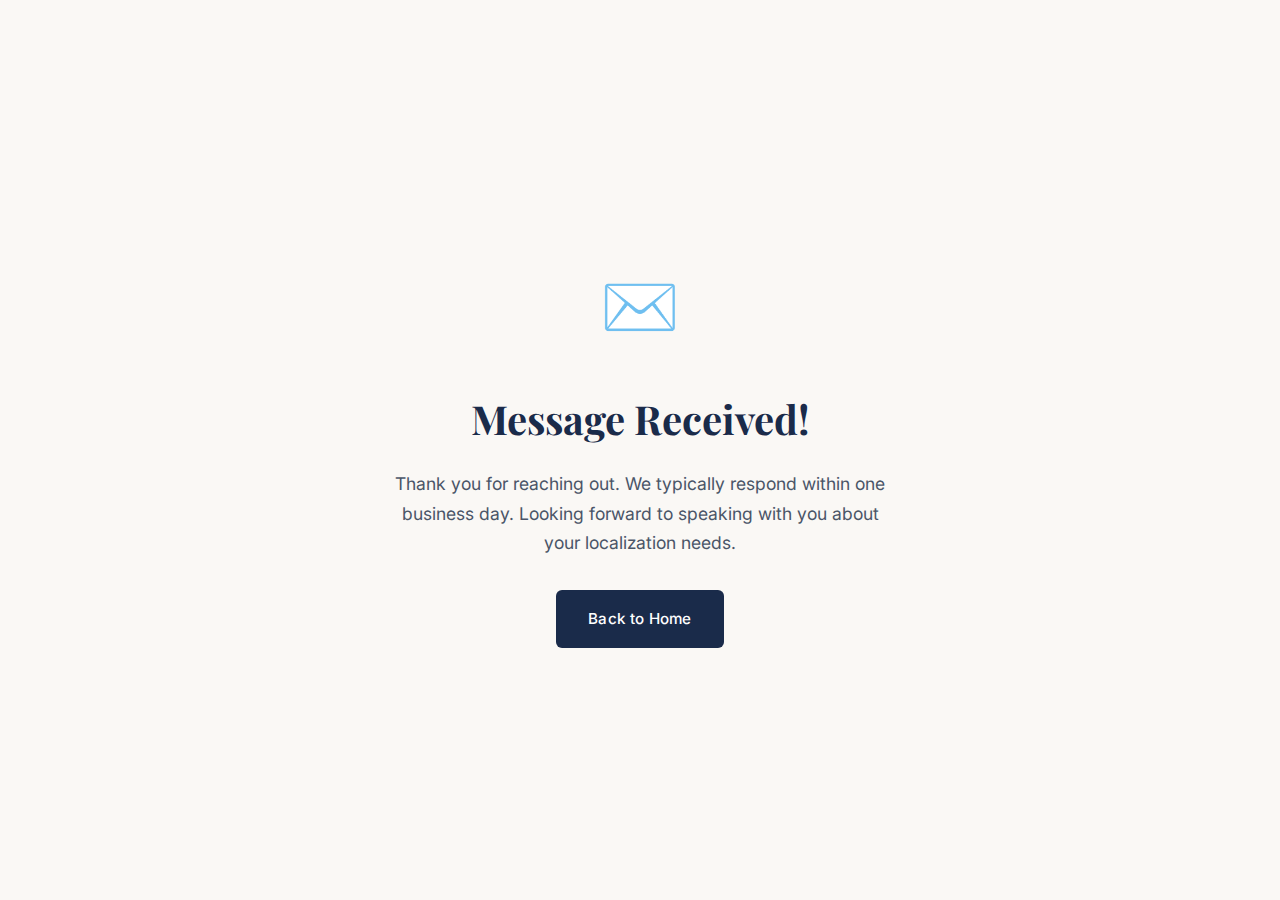
<file: marketing-site/thanks.html>
<!DOCTYPE html>
<html lang="en">

<head>
    <meta charset="UTF-8">
    <meta name="viewport" content="width=device-width, initial-scale=1.0">
    <title>Message Sent | Azotus</title>
    <link rel="stylesheet" href="css/styles.css">
    <link rel="preconnect" href="https://fonts.googleapis.com">
    <link rel="preconnect" href="https://fonts.gstatic.com" crossorigin>
    <link
        href="https://fonts.googleapis.com/css2?family=Playfair+Display:wght@400;500;600;700&family=Inter:wght@300;400;500;600;700&display=swap"
        rel="stylesheet">
    <style>
        .thank-you-page {
            min-height: 100vh;
            display: flex;
            align-items: center;
            justify-content: center;
            background: var(--bg-cream);
            text-align: center;
            padding: 40px 20px;
        }

        .thank-you-content {
            max-width: 500px;
        }

        .thank-you-icon {
            font-size: 4rem;
            margin-bottom: 24px;
        }

        .thank-you-content h1 {
            font-family: var(--font-heading);
            font-size: 2.5rem;
            color: var(--navy);
            margin-bottom: 16px;
        }

        .thank-you-content p {
            color: var(--text-medium);
            font-size: 1.1rem;
            line-height: 1.7;
            margin-bottom: 32px;
        }

        .thank-you-content .btn {
            display: inline-block;
        }
    </style>
</head>

<body>
    <div class="thank-you-page">
        <div class="thank-you-content">
            <div class="thank-you-icon">✉️</div>
            <h1>Message Received!</h1>
            <p>Thank you for reaching out. We typically respond within one business day. Looking forward to speaking
                with you about your localization needs.</p>
            <a href="/" class="btn btn-primary">Back to Home</a>
        </div>
    </div>
</body>

</html>
</file>
<file: marketing-site/css/styles.css>
/* ===================================
   OMEGA STUDIO - EDITORIAL PREMIUM
   High-Class • Trustworthy • Distinctive
   =================================== */

@import url('https://fonts.googleapis.com/css2?family=Playfair+Display:wght@400;500;600;700&family=Inter:wght@300;400;500;600&display=swap');

:root {
    /* Premium Color Palette */
    --gold: #C5A572;
    --gold-light: #D4BC91;
    --gold-dark: #A68B5C;
    --navy: #1A2B4A;
    --navy-light: #2D4166;
    --navy-dark: #0F1A2E;

    /* Warm Backgrounds */
    --bg-cream: #FAF8F5;
    --bg-warm: #F5F2ED;
    --bg-ivory: #FFFDF9;
    --bg-soft: #EDE9E3;

    /* Text */
    --text-dark: #1A2B4A;
    --text-medium: #4A5568;
    --text-light: #6B7280;
    --text-muted: #9CA3AF;

    /* Accents */
    --border-light: rgba(26, 43, 74, 0.08);
    --border-gold: rgba(197, 165, 114, 0.3);
    --shadow-soft: 0 4px 20px rgba(26, 43, 74, 0.06);
    --shadow-medium: 0 8px 40px rgba(26, 43, 74, 0.1);

    /* Spacing */
    --section-padding: 120px 0;
    --container-width: 1140px;

    /* Typography */
    --font-heading: 'Playfair Display', Georgia, serif;
    --font-body: 'Inter', -apple-system, BlinkMacSystemFont, sans-serif;
}

* {
    margin: 0;
    padding: 0;
    box-sizing: border-box;
}

html {
    scroll-behavior: smooth;
}

body {
    font-family: var(--font-body);
    background: var(--bg-cream);
    color: var(--text-dark);
    line-height: 1.7;
    -webkit-font-smoothing: antialiased;
}

/* Container */
.container {
    max-width: var(--container-width);
    margin: 0 auto;
    padding: 0 32px;
}

/* ===================================
   NAVIGATION - Refined & Minimal
   =================================== */
.navbar {
    position: fixed;
    top: 0;
    left: 0;
    right: 0;
    z-index: 1000;
    padding: 24px 0;
    background: var(--bg-cream);
    border-bottom: 1px solid var(--border-light);
    box-shadow: 0 2px 20px rgba(26, 43, 74, 0.04);
}

.nav-container {
    max-width: var(--container-width);
    margin: 0 auto;
    padding: 0 32px;
    display: flex;
    justify-content: space-between;
    align-items: center;
}

.nav-logo {
    font-family: var(--font-heading);
    font-size: 1.5rem;
    font-weight: 600;
    color: var(--navy);
    text-decoration: none;
    display: flex;
    align-items: center;
    gap: 10px;
    letter-spacing: -0.5px;
}

.logo-omega {
    font-size: 2rem;
    color: var(--gold);
    font-weight: 700;
}

.logo-azotus {
    font-size: 1.8rem;
    color: var(--gold);
    font-weight: 700;
    font-family: var(--font-heading);
}

.nav-links {
    display: flex;
    align-items: center;
    gap: 40px;
}

.nav-links a {
    color: var(--text-medium);
    text-decoration: none;
    font-size: 0.9rem;
    font-weight: 500;
    letter-spacing: 0.3px;
    transition: color 0.2s;
}

.nav-links a:hover {
    color: var(--navy);
}

.nav-cta {
    background: var(--navy) !important;
    color: white !important;
    padding: 12px 28px !important;
    border-radius: 6px;
    font-weight: 500 !important;
    letter-spacing: 0.5px;
}

.nav-cta:hover {
    background: var(--navy-light) !important;
}

/* ===================================
   BUTTONS - Elegant & Refined
   =================================== */
.btn {
    display: inline-flex;
    align-items: center;
    justify-content: center;
    padding: 16px 32px;
    border-radius: 6px;
    font-size: 0.95rem;
    font-weight: 500;
    text-decoration: none;
    transition: all 0.3s ease;
    cursor: pointer;
    border: none;
    letter-spacing: 0.3px;
}

.btn-primary {
    background: var(--navy);
    color: white;
}

.btn-primary:hover {
    background: var(--navy-light);
    transform: translateY(-2px);
    box-shadow: var(--shadow-medium);
}

.btn-secondary {
    background: transparent;
    color: var(--navy);
    border: 1.5px solid var(--navy);
}

.btn-secondary:hover {
    background: var(--navy);
    color: white;
}

.btn-gold {
    background: var(--gold);
    color: white;
}

.btn-gold:hover {
    background: var(--gold-dark);
}

.btn-large {
    padding: 18px 40px;
    font-size: 1rem;
}

/* ===================================
   HERO - Editorial Statement
   =================================== */
.hero {
    min-height: 100vh;
    display: flex;
    align-items: center;
    justify-content: center;
    text-align: center;
    padding: 160px 32px 100px;
    background: var(--bg-ivory);
    position: relative;
}

.hero::before {
    content: '';
    position: absolute;
    top: 0;
    left: 0;
    right: 0;
    bottom: 0;
    background:
        radial-gradient(ellipse at 20% 50%, rgba(197, 165, 114, 0.08) 0%, transparent 50%),
        radial-gradient(ellipse at 80% 50%, rgba(26, 43, 74, 0.03) 0%, transparent 50%);
    pointer-events: none;
}

.hero-content {
    max-width: 850px;
    position: relative;
    z-index: 1;
}

.hero-badge {
    display: inline-flex;
    align-items: center;
    gap: 10px;
    background: white;
    border: 1px solid var(--border-gold);
    padding: 10px 24px;
    border-radius: 50px;
    font-size: 0.85rem;
    color: var(--gold-dark);
    margin-bottom: 40px;
    box-shadow: var(--shadow-soft);
    font-weight: 500;
}

.badge-icon {
    font-size: 0.9rem;
}

.hero h1 {
    font-family: var(--font-heading);
    font-size: clamp(2.75rem, 5vw, 4.25rem);
    font-weight: 500;
    line-height: 1.15;
    margin-bottom: 28px;
    color: var(--navy);
    letter-spacing: -1px;
}

.gradient-text {
    color: var(--gold);
}

.hero-subtitle {
    font-size: 1.2rem;
    color: var(--text-medium);
    max-width: 650px;
    margin: 0 auto 48px;
    line-height: 1.8;
    font-weight: 400;
}

.hero-buttons {
    display: flex;
    gap: 16px;
    justify-content: center;
    margin-bottom: 80px;
}

.hero-stats {
    display: flex;
    justify-content: center;
    gap: 80px;
    padding-top: 48px;
    border-top: 1px solid var(--border-light);
}

.stat {
    text-align: center;
}

.stat-number {
    display: block;
    font-family: var(--font-heading);
    font-size: 1.75rem;
    font-weight: 600;
    color: var(--navy);
}

.stat-label {
    font-size: 0.85rem;
    color: var(--text-light);
    text-transform: uppercase;
    letter-spacing: 1.5px;
    margin-top: 4px;
}

/* ===================================
   SECTION HEADERS - Editorial Style
   =================================== */
.section-header {
    text-align: center;
    max-width: 700px;
    margin: 0 auto 72px;
}

.section-tag {
    display: inline-block;
    font-size: 0.75rem;
    font-weight: 600;
    color: var(--gold-dark);
    text-transform: uppercase;
    letter-spacing: 3px;
    margin-bottom: 20px;
}

.section-header h2 {
    font-family: var(--font-heading);
    font-size: clamp(2rem, 4vw, 2.75rem);
    font-weight: 500;
    margin-bottom: 20px;
    line-height: 1.25;
    color: var(--navy);
    letter-spacing: -0.5px;
}

.section-subtitle {
    font-size: 1.1rem;
    color: var(--text-medium);
    line-height: 1.8;
}

/* ===================================
   PAIN SECTION - Empathetic
   =================================== */
.pain-section {
    padding: var(--section-padding);
    background: var(--bg-warm);
}

.pain-grid {
    display: grid;
    grid-template-columns: repeat(auto-fit, minmax(300px, 1fr));
    gap: 20px;
    margin-bottom: 56px;
}

.pain-card {
    background: white;
    border: 1px solid var(--border-light);
    border-radius: 12px;
    padding: 28px 32px;
    display: flex;
    align-items: flex-start;
    gap: 18px;
    transition: all 0.3s ease;
}

.pain-card:hover {
    box-shadow: var(--shadow-soft);
    transform: translateY(-2px);
}

.pain-icon {
    flex-shrink: 0;
    color: var(--navy);
    opacity: 0.7;
    display: flex;
    align-items: center;
    justify-content: center;
}

.pain-card p {
    color: var(--text-medium);
    font-size: 1rem;
    line-height: 1.6;
}

.pain-conclusion {
    text-align: center;
    font-size: 1.15rem;
    color: var(--navy);
    max-width: 550px;
    margin: 0 auto;
    line-height: 1.7;
}

/* ===================================
   SOLUTION SECTION
   =================================== */
.solution-section {
    padding: var(--section-padding);
    background: var(--bg-cream);
}

/* ===================================
   FEATURES SECTION - Premium Cards
   =================================== */
.features-section {
    padding: var(--section-padding);
    background: white;
}

.features-grid {
    display: grid;
    grid-template-columns: repeat(auto-fit, minmax(280px, 1fr));
    gap: 28px;
}

.feature-card {
    background: var(--bg-cream);
    border: 1px solid var(--border-light);
    border-radius: 16px;
    padding: 40px 32px;
    transition: all 0.3s ease;
}

.feature-card:hover {
    border-color: var(--gold);
    box-shadow: var(--shadow-medium);
    transform: translateY(-4px);
}

.feature-icon {
    width: 52px;
    height: 52px;
    background: var(--navy);
    border-radius: 12px;
    display: flex;
    align-items: center;
    justify-content: center;
    margin-bottom: 24px;
    color: white;
}

.feature-card h3 {
    font-family: var(--font-heading);
    font-size: 1.25rem;
    font-weight: 500;
    margin-bottom: 12px;
    color: var(--navy);
}

.feature-card p {
    color: var(--text-medium);
    font-size: 0.95rem;
    line-height: 1.7;
}

/* ===================================
   AUDIENCE SECTION
   =================================== */
.audience-section {
    padding: var(--section-padding);
    background: var(--bg-cream);
}

.audience-grid {
    display: grid;
    grid-template-columns: repeat(auto-fit, minmax(260px, 1fr));
    gap: 24px;
    margin-bottom: 48px;
}

.audience-card {
    background: white;
    border: 1px solid var(--border-light);
    border-radius: 16px;
    padding: 36px 28px;
    text-align: center;
    transition: all 0.3s ease;
}

.audience-card:hover {
    box-shadow: var(--shadow-soft);
}

.audience-icon {
    margin-bottom: 20px;
    color: var(--navy);
    opacity: 0.8;
    display: flex;
    justify-content: center;
}

.audience-card h4 {
    font-family: var(--font-heading);
    font-size: 1.1rem;
    font-weight: 500;
    margin-bottom: 10px;
    color: var(--navy);
}

.audience-card p {
    color: var(--text-light);
    font-size: 0.9rem;
}

.audience-note {
    text-align: center;
    color: var(--text-medium);
    font-size: 1rem;
}

/* ===================================
   PROCESS SECTION - Clean Steps
   =================================== */
.process-section {
    padding: var(--section-padding);
    background: var(--bg-warm);
}

.process-grid {
    display: flex;
    justify-content: center;
    align-items: flex-start;
    gap: 16px;
    flex-wrap: wrap;
}

.process-step {
    background: white;
    border: 1px solid var(--border-light);
    border-radius: 16px;
    padding: 36px 24px;
    text-align: center;
    flex: 1;
    min-width: 200px;
    max-width: 240px;
}

.step-number {
    width: 48px;
    height: 48px;
    background: var(--gold);
    color: white;
    border-radius: 50%;
    display: flex;
    align-items: center;
    justify-content: center;
    font-family: var(--font-heading);
    font-size: 1.25rem;
    font-weight: 600;
    margin: 0 auto 20px;
}

.process-step h4 {
    font-family: var(--font-heading);
    font-size: 1rem;
    font-weight: 500;
    margin-bottom: 8px;
    color: var(--navy);
}

.process-step p {
    color: var(--text-light);
    font-size: 0.9rem;
    line-height: 1.6;
}

.process-arrow {
    color: var(--gold);
    font-size: 1.5rem;
    align-self: center;
    margin-top: 40px;
}

@media (max-width: 900px) {
    .process-arrow {
        display: none;
    }
}

/* ===================================
   WHY SECTION - Statement Piece
   =================================== */
.why-section {
    padding: var(--section-padding);
    background: var(--navy);
    color: white;
}

.why-content {
    display: grid;
    grid-template-columns: 1.5fr 1fr;
    gap: 80px;
    align-items: center;
}

@media (max-width: 900px) {
    .why-content {
        grid-template-columns: 1fr;
        gap: 48px;
    }
}

.why-section .section-tag {
    color: var(--gold-light);
}

.why-text h2 {
    font-family: var(--font-heading);
    font-size: clamp(2rem, 4vw, 2.5rem);
    margin-bottom: 28px;
    color: white;
    font-weight: 500;
}

.why-text h2 .gradient-text {
    color: var(--gold-light);
}

.why-text>p {
    color: rgba(255, 255, 255, 0.7);
    margin-bottom: 28px;
    font-size: 1.05rem;
}

.why-list {
    list-style: none;
    margin-bottom: 36px;
}

.why-list li {
    display: flex;
    align-items: center;
    gap: 14px;
    padding: 14px 0;
    font-size: 1.1rem;
    border-bottom: 1px solid rgba(255, 255, 255, 0.1);
    color: rgba(255, 255, 255, 0.9);
}

.why-list .check {
    color: var(--gold);
    font-weight: 700;
    font-size: 1.2rem;
}

.origin-story {
    margin: 32px 0;
    padding: 28px 32px;
    border-left: 3px solid var(--gold);
    background: rgba(255, 255, 255, 0.03);
    border-radius: 0 12px 12px 0;
}

.origin-text {
    color: rgba(255, 255, 255, 0.85) !important;
    font-size: 1rem;
    line-height: 1.8;
    margin-bottom: 12px !important;
}

.origin-signature {
    color: var(--gold-light) !important;
    font-family: var(--font-heading);
    font-size: 1rem;
    font-style: italic;
    margin-bottom: 0 !important;
}

.why-conclusion {
    color: white !important;
    font-size: 1.1rem;
    font-weight: 500;
}

.proof-card {
    background: rgba(255, 255, 255, 0.05);
    border: 2px solid var(--gold);
    border-radius: 20px;
    padding: 56px 48px;
    text-align: center;
}

.proof-rating {
    font-family: var(--font-heading);
    font-size: 5rem;
    font-weight: 600;
    color: var(--gold);
    line-height: 1;
    margin-bottom: 16px;
}

.proof-rating span {
    font-size: 2.5rem;
    opacity: 0.7;
}

.proof-card p {
    font-size: 1.15rem;
    font-weight: 500;
    margin-bottom: 8px;
    color: white;
}

.proof-label {
    font-size: 0.9rem;
    color: rgba(255, 255, 255, 0.6);
}

/* ===================================
   SERVICES SECTION
   =================================== */
.services-section {
    padding: var(--section-padding);
    background: var(--bg-cream);
}

.services-grid {
    display: grid;
    grid-template-columns: repeat(auto-fit, minmax(280px, 1fr));
    gap: 24px;
}

.service-card {
    background: white;
    border-left: 4px solid var(--gold);
    padding: 32px;
    border-radius: 0 12px 12px 0;
    box-shadow: var(--shadow-soft);
}

.service-card h4 {
    font-family: var(--font-heading);
    font-size: 1.1rem;
    font-weight: 500;
    margin-bottom: 12px;
    color: var(--navy);
}

.service-card p {
    color: var(--text-medium);
    font-size: 0.95rem;
    line-height: 1.6;
}

/* ===================================
   PILOT SECTION - Invitation
   =================================== */
.pilot-section {
    padding: var(--section-padding);
    background: white;
    border-top: 1px solid var(--border-light);
    border-bottom: 1px solid var(--border-light);
}

.pilot-content {
    max-width: 650px;
    margin: 0 auto;
    text-align: center;
}

.pilot-text h2 {
    font-family: var(--font-heading);
    font-size: 2.25rem;
    margin-bottom: 16px;
    color: var(--navy);
    font-weight: 500;
}

.pilot-text>p {
    color: var(--text-medium);
    font-size: 1.1rem;
    margin-bottom: 36px;
    line-height: 1.7;
}

.pilot-list {
    list-style: none;
    text-align: left;
    display: inline-block;
    margin-bottom: 36px;
}

.pilot-list li {
    padding: 12px 0;
    color: var(--text-medium);
    position: relative;
    padding-left: 28px;
    font-size: 1.05rem;
}

.pilot-list li::before {
    content: "✓";
    position: absolute;
    left: 0;
    color: var(--gold);
    font-weight: 700;
}

/* ===================================
   PRICING SECTION
   =================================== */
.pricing-section {
    padding: var(--section-padding);
    background: var(--bg-warm);
}

.pricing-factors {
    text-align: center;
    margin-bottom: 56px;
}

.pricing-factors>p {
    color: var(--text-medium);
    margin-bottom: 28px;
    font-size: 1.05rem;
}

.factors-grid {
    display: flex;
    justify-content: center;
    gap: 20px;
    flex-wrap: wrap;
}

.factor {
    background: white;
    padding: 18px 32px;
    border-radius: 8px;
    color: var(--navy);
    border: 1px solid var(--border-light);
    font-weight: 500;
}

.pricing-cta {
    text-align: center;
}

.pricing-note {
    font-size: 1.2rem;
    margin-bottom: 28px;
    color: var(--text-medium);
}

.pricing-note strong {
    color: var(--navy);
    font-family: var(--font-heading);
    font-size: 1.5rem;
}

/* ===================================
   FAQ SECTION
   =================================== */
.faq-section {
    padding: var(--section-padding);
    background: var(--bg-cream);
}

.faq-grid {
    display: grid;
    grid-template-columns: repeat(auto-fit, minmax(340px, 1fr));
    gap: 24px;
}

.faq-item {
    background: white;
    border: 1px solid var(--border-light);
    border-radius: 16px;
    padding: 32px;
}

.faq-item h4 {
    font-family: var(--font-heading);
    font-size: 1.05rem;
    font-weight: 500;
    margin-bottom: 12px;
    color: var(--navy);
}

.faq-item p {
    color: var(--text-medium);
    font-size: 0.95rem;
    line-height: 1.7;
}

/* ===================================
   CTA SECTION - Warm Invitation
   =================================== */
.cta-section {
    padding: var(--section-padding);
    background: var(--bg-soft);
    text-align: center;
}

.cta-content {
    max-width: 650px;
    margin: 0 auto;
}

.cta-content h2 {
    font-family: var(--font-heading);
    font-size: clamp(2rem, 4vw, 2.5rem);
    margin-bottom: 20px;
    color: var(--navy);
    font-weight: 500;
}

.cta-content p {
    color: var(--text-medium);
    font-size: 1.15rem;
    margin-bottom: 40px;
    line-height: 1.7;
}

.cta-buttons {
    display: flex;
    justify-content: center;
    gap: 16px;
    flex-wrap: wrap;
}

/* ===================================
   CONTACT SECTION
   =================================== */
.contact-section {
    padding: var(--section-padding);
    background: var(--bg-soft);
}

.contact-content {
    display: grid;
    grid-template-columns: 1fr 1.2fr;
    gap: 60px;
    align-items: start;
}

@media (max-width: 900px) {
    .contact-content {
        grid-template-columns: 1fr;
        gap: 40px;
    }
}

.contact-text h2 {
    font-family: var(--font-heading);
    font-size: clamp(2rem, 4vw, 2.5rem);
    margin-bottom: 20px;
    color: var(--navy);
    font-weight: 500;
}

.contact-text p {
    color: var(--text-medium);
    font-size: 1.1rem;
    line-height: 1.7;
    margin-bottom: 28px;
}

.contact-info {
    padding: 20px 24px;
    background: white;
    border-radius: 12px;
    border: 1px solid var(--border-light);
}

.contact-info p {
    margin: 0;
    font-size: 1rem;
}

.contact-info a {
    color: var(--navy);
    text-decoration: none;
    font-weight: 500;
}

.contact-info a:hover {
    color: var(--gold);
}

.contact-form-container {
    background: white;
    padding: 40px;
    border-radius: 20px;
    border: 1px solid var(--border-light);
    box-shadow: var(--shadow-soft);
}

.contact-form {
    display: flex;
    flex-direction: column;
    gap: 24px;
}

.form-group {
    display: flex;
    flex-direction: column;
    gap: 8px;
}

.form-group label {
    font-size: 0.9rem;
    font-weight: 500;
    color: var(--navy);
}

.form-group input,
.form-group textarea {
    padding: 14px 18px;
    border: 1px solid var(--border-light);
    border-radius: 10px;
    font-size: 1rem;
    font-family: var(--font-body);
    transition: all 0.2s;
    background: var(--bg-cream);
}

.form-group input:focus,
.form-group textarea:focus {
    outline: none;
    border-color: var(--gold);
    box-shadow: 0 0 0 3px rgba(197, 165, 114, 0.15);
}

.form-group input::placeholder,
.form-group textarea::placeholder {
    color: var(--text-light);
}

.form-group textarea {
    resize: vertical;
    min-height: 100px;
}

.contact-form button[type="submit"] {
    margin-top: 8px;
    width: 100%;
}

/* ===================================
   FOOTER - Refined
   =================================== */
.footer {
    padding: 60px 0 36px;
    background: var(--navy);
    color: white;
}

.footer-content {
    display: flex;
    justify-content: space-between;
    align-items: center;
    margin-bottom: 40px;
    flex-wrap: wrap;
    gap: 24px;
}

.footer-brand {
    font-family: var(--font-heading);
    font-size: 1.25rem;
    font-weight: 500;
}

.footer-brand .logo-omega {
    color: var(--gold);
}

.footer-brand p {
    font-family: var(--font-body);
    font-size: 0.85rem;
    color: rgba(255, 255, 255, 0.5);
    font-weight: 400;
    margin-top: 6px;
}

.footer-links {
    display: flex;
    gap: 36px;
}

.footer-links a {
    color: rgba(255, 255, 255, 0.7);
    text-decoration: none;
    font-size: 0.9rem;
    transition: color 0.2s;
}

.footer-links a:hover {
    color: var(--gold);
}

.footer-bottom {
    text-align: center;
    padding-top: 28px;
    border-top: 1px solid rgba(255, 255, 255, 0.1);
}

.footer-bottom p {
    color: rgba(255, 255, 255, 0.4);
    font-size: 0.85rem;
}

.why-name {
    margin: 28px 0;
    text-align: center;
}

.why-name details {
    display: inline-block;
    max-width: 600px;
}

.why-name summary {
    color: var(--gold);
    font-size: 0.9rem;
    cursor: pointer;
    padding: 8px 16px;
    border: 1px solid rgba(197, 165, 114, 0.3);
    border-radius: 20px;
    transition: all 0.2s;
}

.why-name summary:hover {
    background: rgba(197, 165, 114, 0.1);
    border-color: var(--gold);
}

.why-name details[open] summary {
    margin-bottom: 16px;
}

.why-name p {
    color: rgba(255, 255, 255, 0.7);
    font-size: 0.9rem;
    line-height: 1.7;
    text-align: left;
    padding: 16px 20px;
    background: rgba(255, 255, 255, 0.03);
    border-radius: 8px;
    border-left: 2px solid var(--gold);
}

/* ===================================
   ANIMATIONS
   =================================== */
@keyframes fadeInUp {
    from {
        opacity: 0;
        transform: translateY(30px);
    }

    to {
        opacity: 1;
        transform: translateY(0);
    }
}

.fade-in {
    animation: fadeInUp 0.6s ease forwards;
}

/* ===================================
   RESPONSIVE
   =================================== */
@media (max-width: 768px) {
    :root {
        --section-padding: 80px 0;
    }

    .nav-links {
        display: none;
    }

    .hero-buttons {
        flex-direction: column;
        align-items: center;
    }

    .hero-stats {
        flex-direction: column;
        gap: 28px;
    }

    .cta-buttons {
        flex-direction: column;
        align-items: center;
    }

    .container {
        padding: 0 24px;
    }
}
</file>
